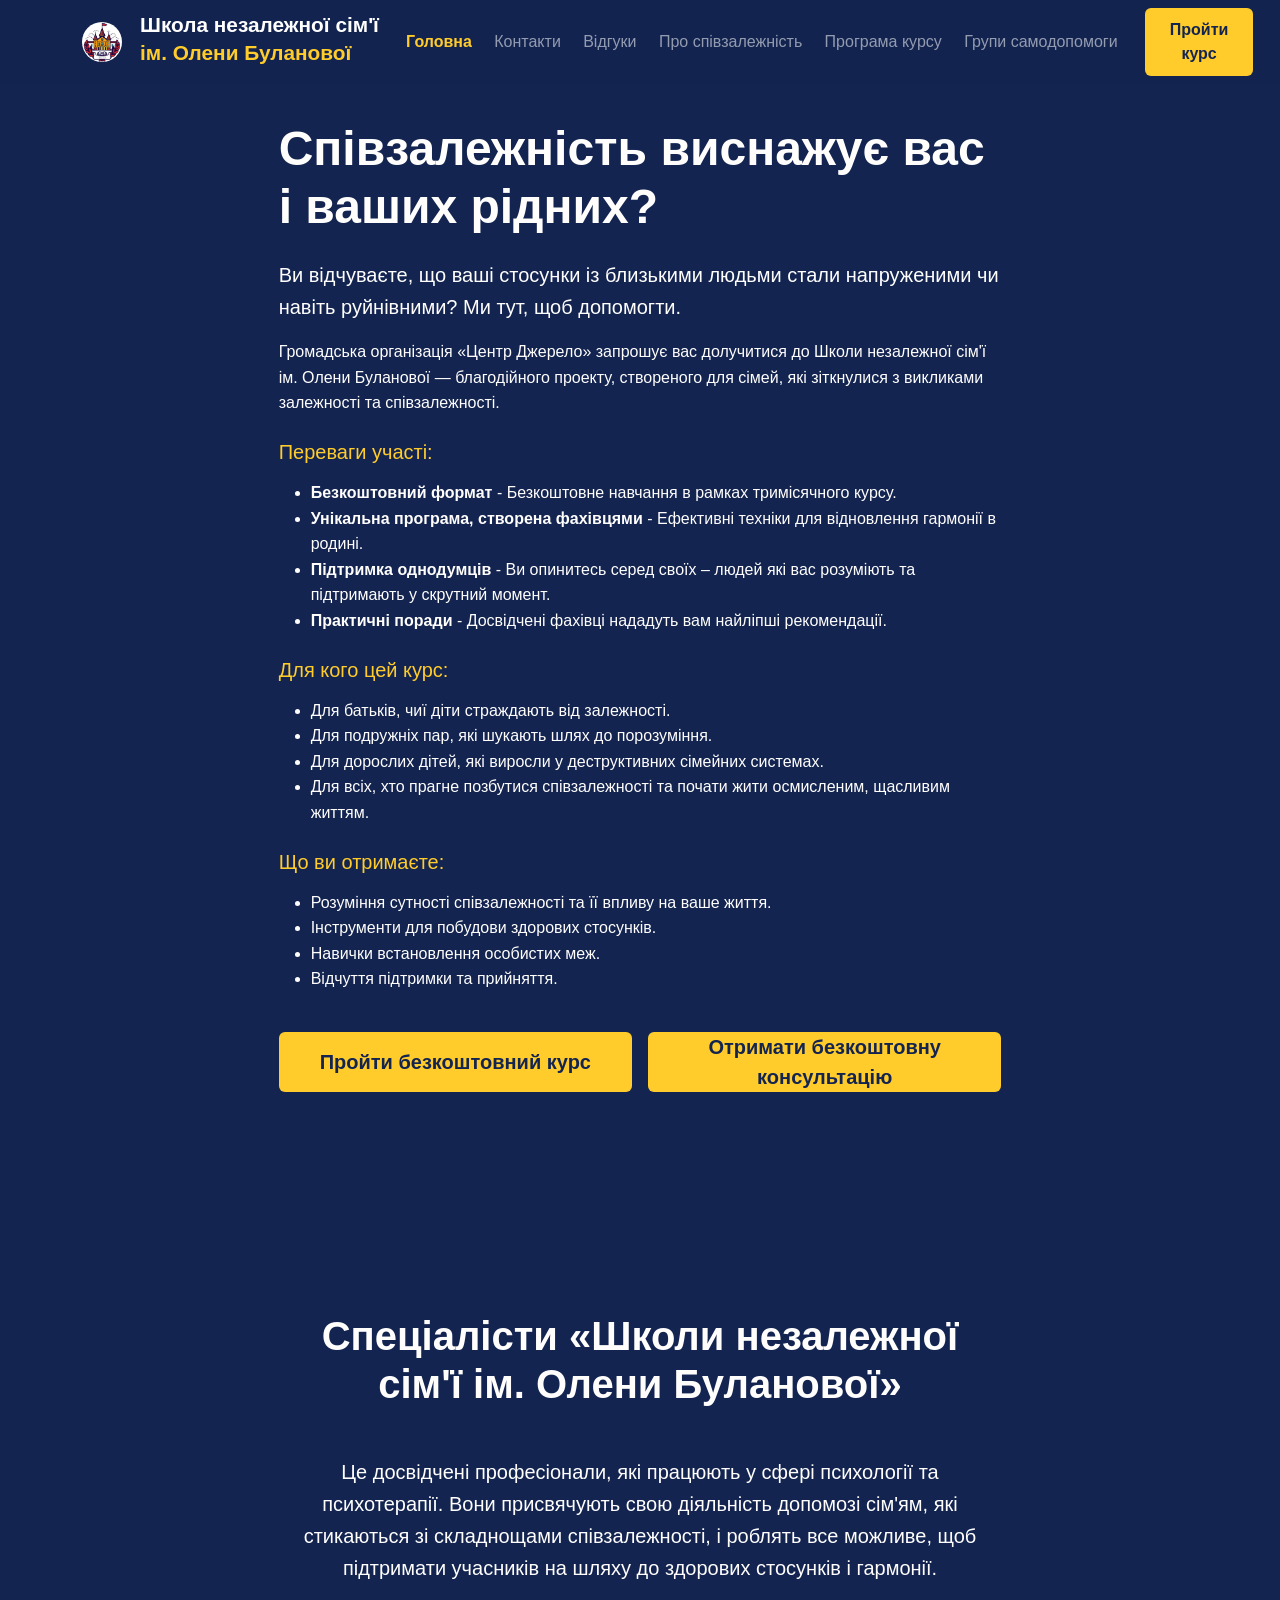
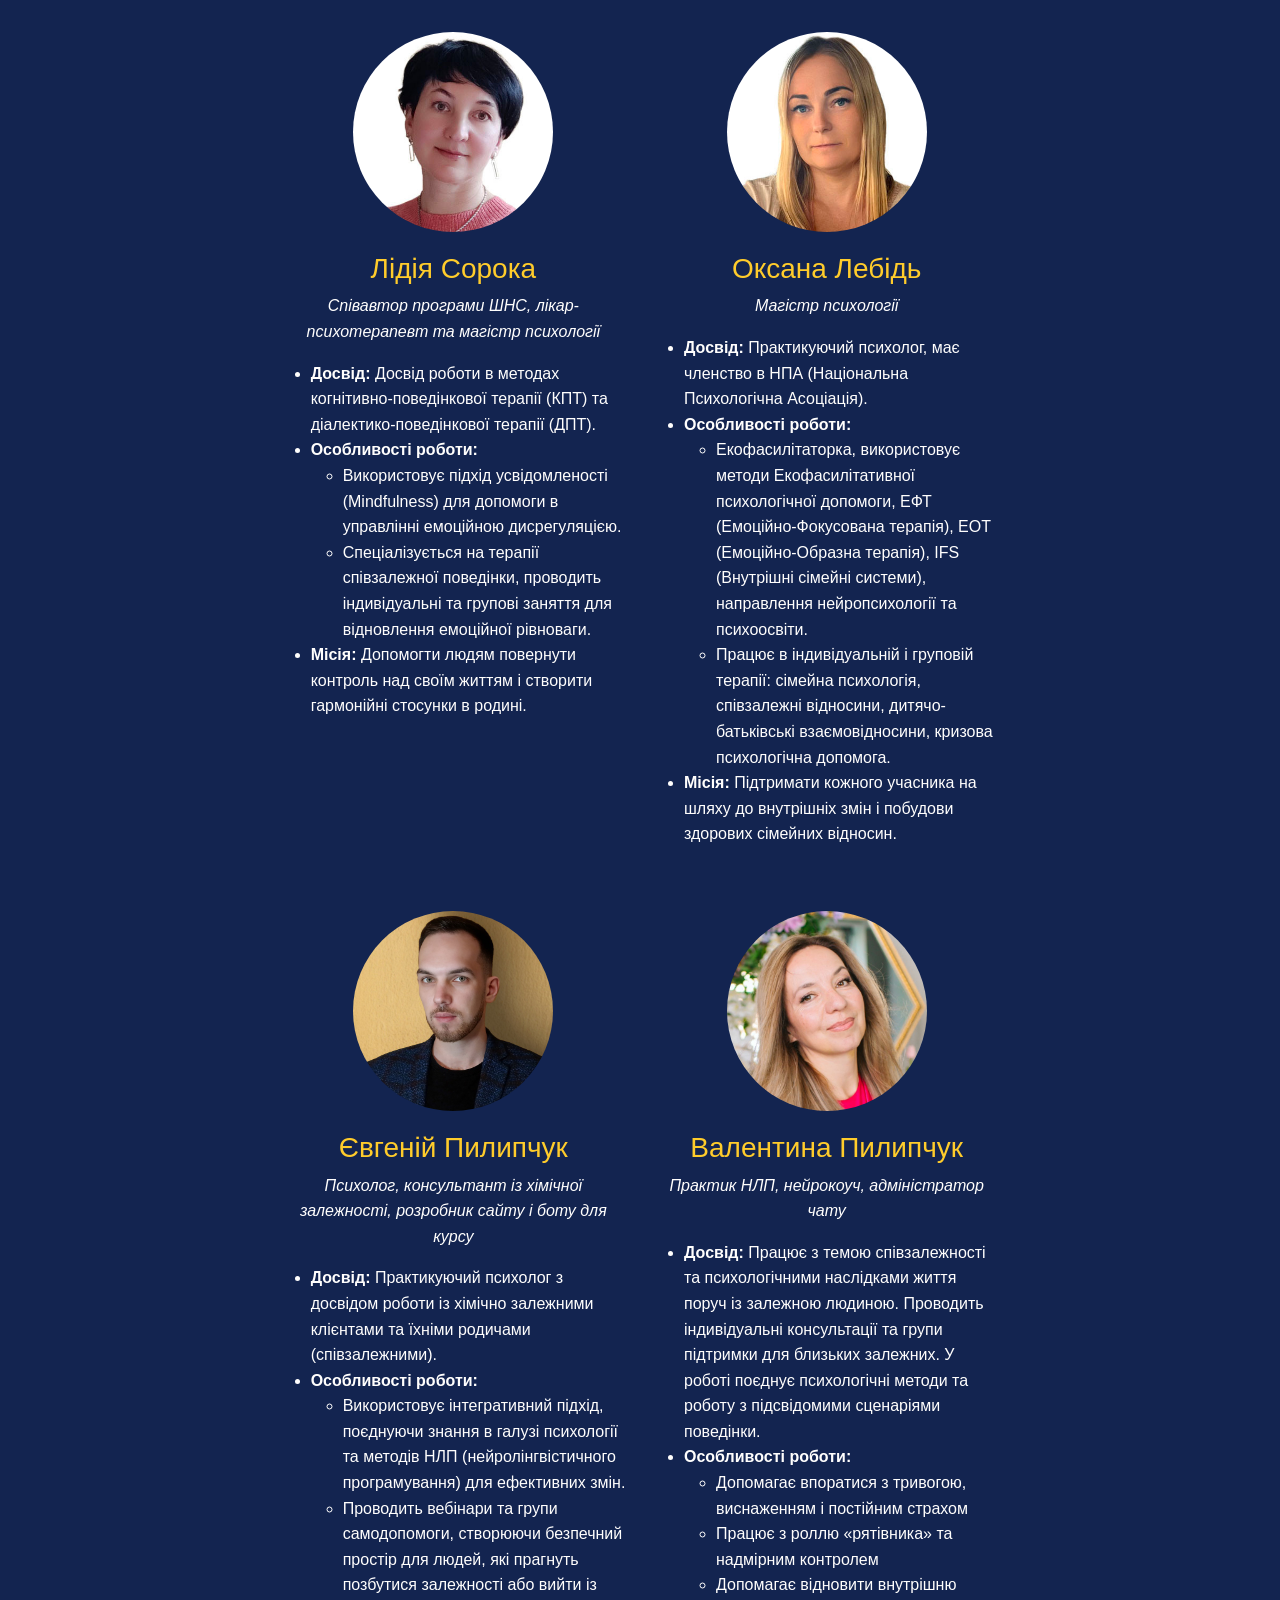
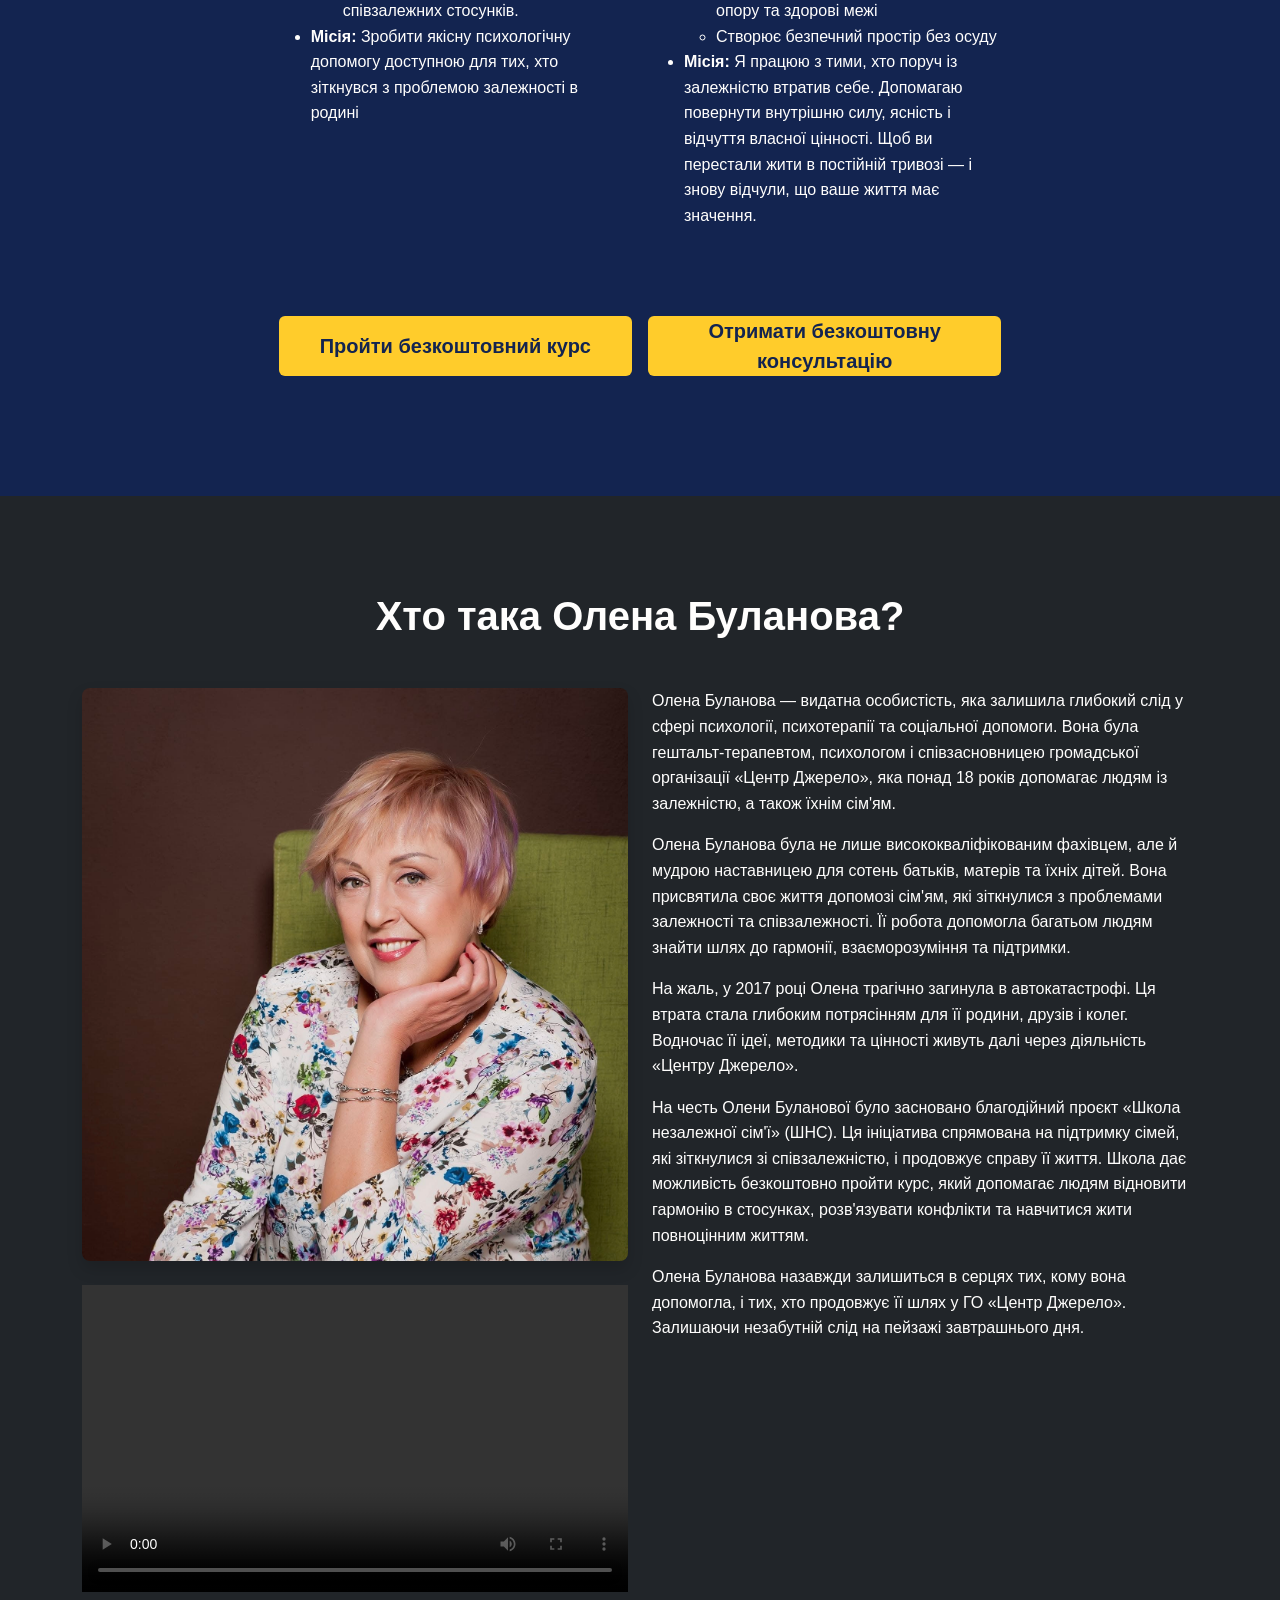
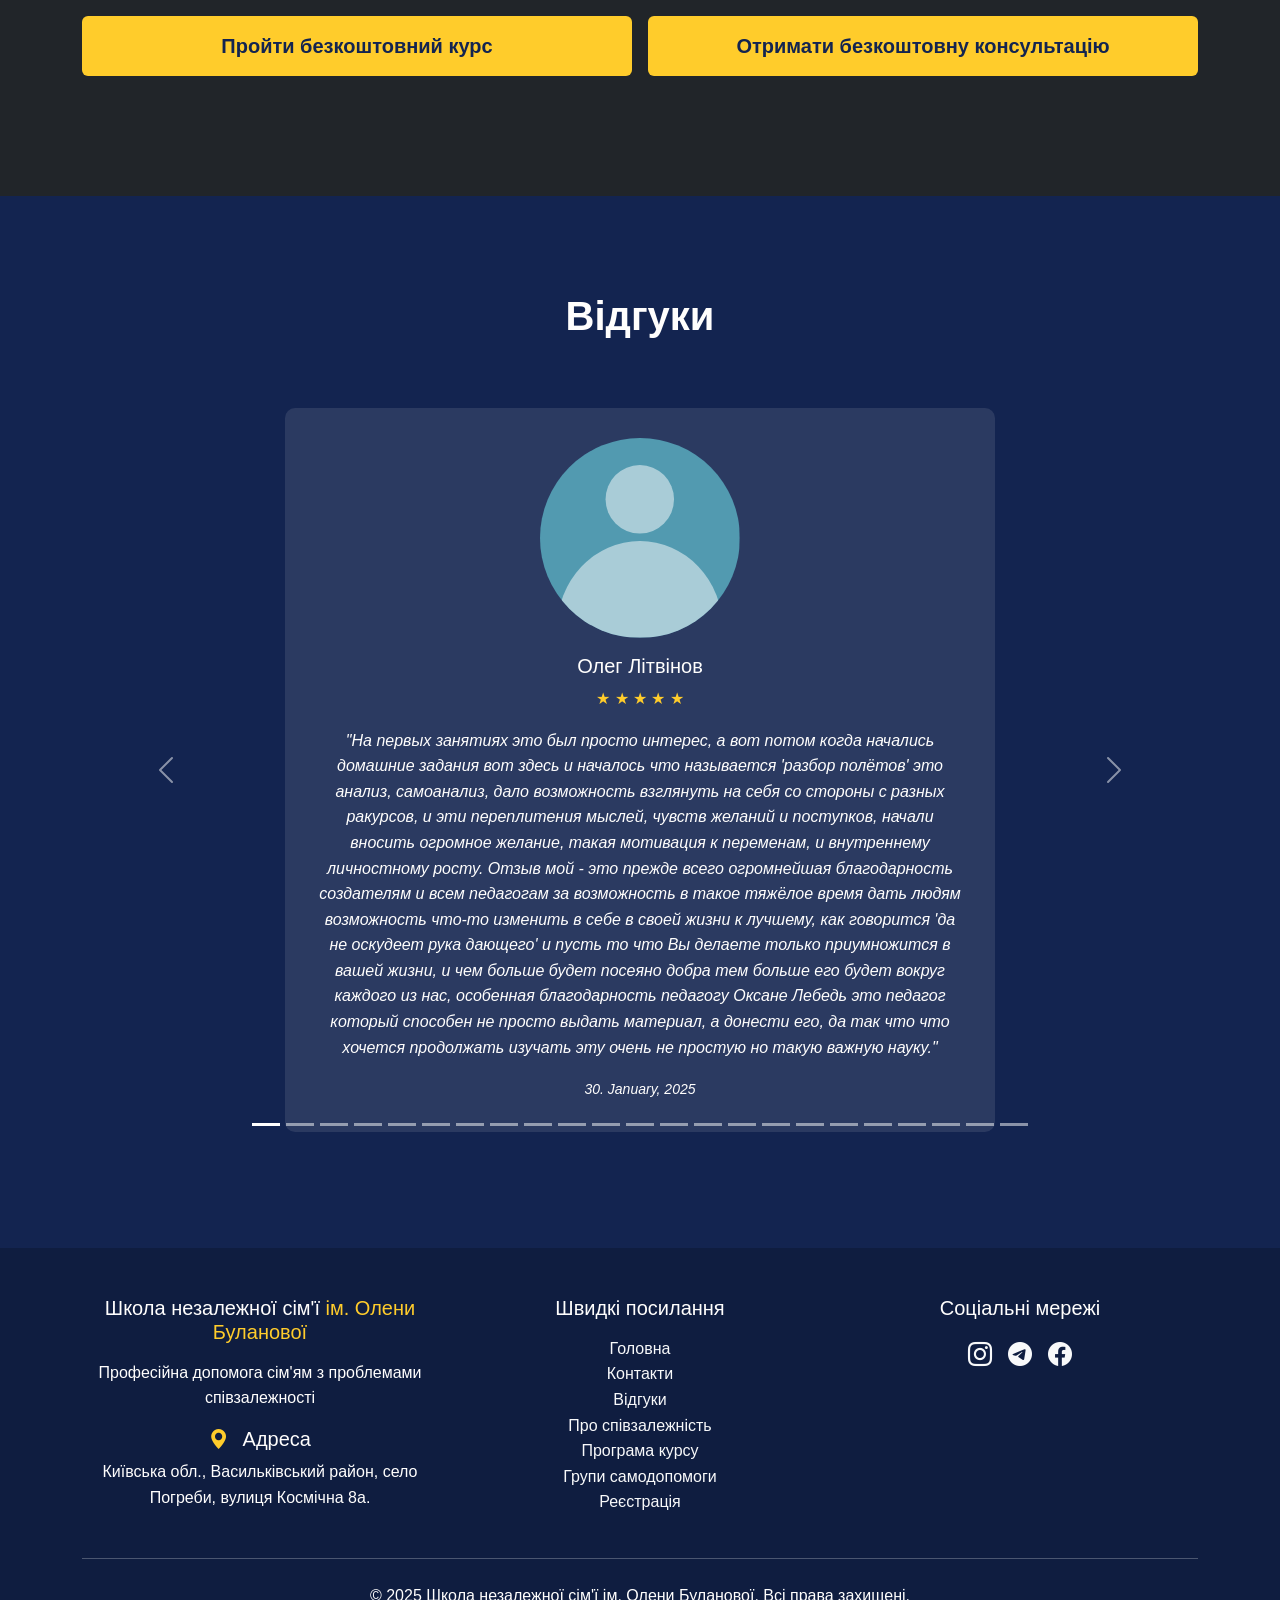
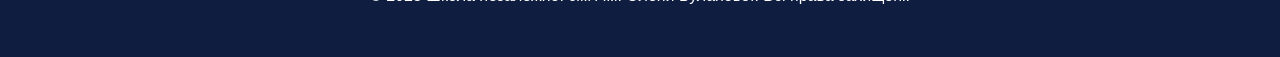
<file: index.html>
<!DOCTYPE html>
<html lang="uk">
<head>
    <meta charset="UTF-8">
    <meta name="viewport" content="width=device-width, initial-scale=1.0">
    <title>Школа незалежної сім'ї ім. Олени Буланової | Центр Джерело</title>
    <link href="https://cdn.jsdelivr.net/npm/bootstrap@5.3.0/dist/css/bootstrap.min.css" rel="stylesheet">
    <link rel="stylesheet" href="https://cdn.jsdelivr.net/npm/bootstrap-icons@1.10.0/font/bootstrap-icons.css">
    <link rel="stylesheet" href="css/stile.css">
    <link rel="stylesheet" href="https://cdnjs.cloudflare.com/ajax/libs/font-awesome/6.0.0/css/all.min.css">
            <!-- Иконки -->
<link rel="icon" href="icons/favicon.svg" type="image/svg+xml">
<link rel="apple-touch-icon" href="icons/apple-touch-icon.png" sizes="180x180">
<link rel="manifest" href="icons/site.webmanifest">
<!-- Meta Pixel Code -->
<script>
!function(f,b,e,v,n,t,s)
{if(f.fbq)return;n=f.fbq=function(){n.callMethod?
n.callMethod.apply(n,arguments):n.queue.push(arguments)};
if(!f._fbq)f._fbq=n;n.push=n;n.loaded=!0;n.version='2.0';
n.queue=[];t=b.createElement(e);t.async=!0;
t.src=v;s=b.getElementsByTagName(e)[0];
s.parentNode.insertBefore(t,s)}(window, document,'script',
'https://connect.facebook.net/en_US/fbevents.js');
fbq('init', '1282641980302588');
fbq('track', 'PageView');
</script>
<noscript><img height="1" width="1" style="display:none"
src="https://www.facebook.com/tr?id=1282641980302588&ev=PageView&noscript=1"
/></noscript>
<!-- End Meta Pixel Code -->
</head>
<body>

<!-- Навігаційна панель -->
<nav class="navbar navbar-expand-lg navbar-dark fixed-top">
    <div class="container" style="gap: 0;">
        <a class="navbar-brand d-flex align-items-center" href="index.html">
            <img src="img\logo.jpg" alt="Логотип" class="navbar-logo me-2">
            <div class="d-flex flex-column">
                <span class="brand-text lh-1">Школа незалежної сім'ї</span>
                <span class="accent-text brand-text">ім. Олени Буланової</span>
            </div>
        </a>
        <button class="navbar-toggler" type="button" data-bs-toggle="collapse" data-bs-target="#navbarNav">
            <span class="navbar-toggler-icon"></span>
        </button>
        <div class="collapse navbar-collapse" id="navbarNav">
            <ul class="navbar-nav ms-auto">
                <li class="nav-item">
                    <a class="nav-link active" href="index.html">Головна</a>
                </li>
                <li class="nav-item">
                    <a class="nav-link" href="index.html#contacts">Контакти</a>
                </li>
                 <li class="nav-item">
                    <a class="nav-link" href="index.html#reviews">Відгуки</a>
                </li>
                <li class="nav-item">
                    <a class="nav-link" href="about.html">Про співзалежність</a>
                </li>
                <li class="nav-item">
                    <a class="nav-link" href="prog.html">Програма курсу</a>
                </li>
                <li class="nav-item">
                    <a class="nav-link" href="grups.html">Групи самодопомоги</a>
                </li>
                <li class="nav-item ms-lg-3">
                    <a href="https://t.me/Bulanova_school_bot?start=kurs" class="btn btn-accent">Пройти курс</a>
                </li>
            </ul>
        </div>
    </div>
</nav>

    <!-- Герой секція -->
    <section class="hero-section" id="home">
        <div class="container col-lg-7">
            <div class="row align-items-center">
                <div >
                    <h1 class="display-5 fw-bold mb-4">Співзалежність виснажує вас і ваших рідних?</h1>
                    <p class="lead mb-3">Ви відчуваєте, що ваші стосунки із близькими людьми стали напруженими чи навіть руйнівними? Ми тут, щоб допомогти.</p>
                    <p class="mb-4">Громадська організація «Центр Джерело» запрошує вас долучитися до Школи незалежної сім'ї ім. Олени Буланової — благодійного проекту, створеного для сімей, які зіткнулися з викликами залежності та співзалежності.</p>
                    
                    <h5 class="accent-text mb-3">Переваги участі:</h5>
                    <ul class="mb-4">
                        <li><strong>Безкоштовний формат</strong> - Безкоштовне навчання в рамках тримісячного курсу.</li>
                        <li><strong>Унікальна програма, створена фахівцями</strong> - Ефективні техніки для відновлення гармонії в родині.</li>
                        <li><strong>Підтримка однодумців</strong> - Ви опинитесь серед своїх – людей які вас розуміють та підтримають у скрутний момент.</li>
                        <li><strong>Практичні поради</strong> - Досвідчені фахівці нададуть вам найліпші рекомендації.</li>
                    </ul>
                    
                    <h5 class="accent-text mb-3">Для кого цей курс:</h5>
                    <ul class="mb-4">
                        <li>Для батьків, чиї діти страждають від залежності.</li>
                        <li>Для подружніх пар, які шукають шлях до порозуміння.</li>
                        <li>Для дорослих дітей, які виросли у деструктивних сімейних системах.</li>
                        <li>Для всіх, хто прагне позбутися співзалежності та почати жити осмисленим, щасливим життям.</li>
                    </ul>
                    
                    <h5 class="accent-text mb-3">Що ви отримаєте:</h5>
                    <ul>
                        <li>Розуміння сутності співзалежності та її впливу на ваше життя.</li>
                        <li>Інструменти для побудови здорових стосунків.</li>
                        <li>Навички встановлення особистих меж.</li>
                        <li>Відчуття підтримки та прийняття.</li>
                    </ul>
                </div>
                
            </div>
            <!-- Блок з кнопками -->
<!-- Блок с кнопками -->
<!-- Блок с кнопками -->
<div class="button-grid my-4">
    <a href="https://t.me/Bulanova_school_bot?start=kurs" class="btn btn-accent px-4 py-2 fs-5 fw-bold cta-button">Пройти безкоштовний курс</a>
    <a href="https://t.me/Bulanova_school_bot?start=consult" class="btn btn-accent px-4 py-2 fs-5 fw-bold cta-button">Отримати безкоштовну консультацію</a>
</div>
        </div>
    </section>

    <!-- Спеціалісти -->
    <section class="py-5" id="specialists">
        <div class="container py-5 col-lg-7">
            <h1 class="text-center fw-bold mb-5 display-6">Спеціалісти «Школи незалежної сім'ї ім. Олени Буланової»</h1>
            <p class="text-center lead mb-5">Це досвідчені професіонали, які працюють у сфері психології та психотерапії. Вони присвячують свою діяльність допомозі сім'ям, які стикаються зі складнощами співзалежності, і роблять все можливе, щоб підтримати учасників на шляху до здорових стосунків і гармонії.</p>
            
            <div class="row">
                <div class="col-md-6 mb-5">
                    <div class="text-center">
                        <img src="img\Lidia.jpg" alt="Лідія Сорока" class="specialist-img">
                    </div>
                    <h3 class="text-center accent-text">Лідія Сорока</h3>
                    <p class="text-center fst-italic">Співавтор програми ШНС, лікар-психотерапевт та магістр психології</p>
                    
                    <ul>
                        <li><strong>Досвід:</strong> Досвід роботи в методах когнітивно-поведінкової терапії (КПТ) та діалектико-поведінкової терапії (ДПТ).</li>
                        <li><strong>Особливості роботи:</strong>
                            <ul>
                                <li>Використовує підхід усвідомленості (Mindfulness) для допомоги в управлінні емоційною дисрегуляцією.</li>
                                <li>Спеціалізується на терапії співзалежної поведінки, проводить індивідуальні та групові заняття для відновлення емоційної рівноваги.</li>
                            </ul>
                        </li>
                        <li><strong>Місія:</strong> Допомогти людям повернути контроль над своїм життям і створити гармонійні стосунки в родині.</li>
                    </ul>
                </div>
                
                <div class="col-md-6 mb-5">
                    <div class="text-center">
                        <img src="img\Oksana.jpg" alt="Оксана Лебідь" class="specialist-img">
                    </div>
                    <h3 class="text-center accent-text">Оксана Лебідь</h3>
                    <p class="text-center fst-italic">Магістр психології</p>
                    
                    <ul>
                        <li><strong>Досвід:</strong> Практикуючий психолог, має членство в НПА (Національна Психологічна Асоціація).</li>
                        <li><strong>Особливості роботи:</strong>
                            <ul>
                                <li>Екофасилітаторка, використовує методи Екофасилітативної психологічної допомоги, ЕФТ (Емоційно-Фокусована терапія), ЕОТ (Емоційно-Образна терапія), IFS (Внутрішні сімейні системи), направлення нейропсихології та психоосвіти.</li>
                                <li>Працює в індивідуальній і груповій терапії: сімейна психологія, співзалежні відносини, дитячо-батьківські взаємовідносини, кризова психологічна допомога.</li>
                            </ul>
                        </li>
                        <li><strong>Місія:</strong> Підтримати кожного учасника на шляху до внутрішніх змін і побудови здорових сімейних відносин.</li>
                    </ul>
                </div>
            </div>
                        <!-- Два новых специалиста (добавлено) -->
            <div class="row">
                <div class="col-md-6 mb-5">
                    <div class="text-center">
                    <div class="text-center">
                        <img src="img\Phil.jpg" alt="Євгеній Пилипчук" class="specialist-img">
                    </div>
                    </div>
                    <h3 class="text-center accent-text">Євгеній Пилипчук</h3>
                    <p class="text-center fst-italic">Психолог, консультант із хімічної залежності, розробник сайту і боту для курсу</p>
                    
                    <ul>
                        <li><strong>Досвід:</strong> Практикуючий психолог з досвідом роботи із хімічно залежними клієнтами та їхніми родичами (співзалежними).</li>
                        <li><strong>Особливості роботи:</strong>
                            <ul>
                                <li>Використовує інтегративний підхід, поєднуючи знання в галузі психології та методів НЛП (нейролінгвістичного програмування) для ефективних змін.</li>
                                <li>Проводить вебінари та групи самодопомоги, створюючи безпечний простір для людей, які прагнуть позбутися залежності або вийти із співзалежних стосунків.</li>
                            </ul>
                        </li>
                        <li><strong>Місія:</strong> Зробити якісну психологічну допомогу доступною для тих, хто зіткнувся з проблемою залежності в родині</li>
                    </ul>
                </div>
                
                <div class="col-md-6 mb-5">
                    <div class="text-center">
                    <div class="text-center">
                        <img src="img\Valentina.jpg" alt="Валентина Пилипчук" class="specialist-img">
                    </div>
                    </div>
                    <h3 class="text-center accent-text">Валентина Пилипчук</h3>
                    <p class="text-center fst-italic">Практик НЛП, нейрокоуч, адміністратор чату </p>
                    
                    <ul>
                        <li><strong>Досвід:</strong> Працює з темою співзалежності та психологічними наслідками життя поруч із залежною людиною.
Проводить індивідуальні консультації та групи підтримки для близьких залежних.
У роботі поєднує психологічні методи та роботу з підсвідомими сценаріями поведінки.</li>
                        <li><strong>Особливості роботи:</strong>
                            <ul>
                                <li>Допомагає впоратися з тривогою, виснаженням і постійним страхом</li>
                                <li>Працює з роллю «рятівника» та надмірним контролем</li>
                                <li>Допомагає відновити внутрішню опору та здорові межі</li>
                                <li>Створює безпечний простір без осуду</li>
                            </ul>
                        </li>
                        <li><strong>Місія:</strong> Я працюю з тими, хто поруч із залежністю втратив себе. Допомагаю повернути внутрішню силу, ясність і відчуття власної цінності.
Щоб ви перестали жити в постійній тривозі — і знову відчули, що ваше життя має значення.</li>
                    </ul>
                </div>
            </div>
            <div class="button-grid my-4">
    <a href="https://t.me/Bulanova_school_bot?start=kurs" class="btn btn-accent px-4 py-2 fs-5 fw-bold cta-button">Пройти безкоштовний курс</a>
    <a href="https://t.me/Bulanova_school_bot?start=consult" class="btn btn-accent px-4 py-2 fs-5 fw-bold cta-button">Отримати безкоштовну консультацію</a>
</div>
        </div>
        
    </section>

    <!-- Олена Буланова -->
    <section class="py-5 bg-dark" id="olena-bulanova">
        <div class="container py-5">
            <h1 class="text-center fw-bold mb-5">Хто така Олена Буланова?</h1>
            
            <div class="row">
                <div class="col-md-6">
                    <img src="img\Elena.jpg" alt="Олена Буланова" class="img-fluid rounded-3 shadow mb-4">
                    
                    <div class="ratio ratio-16x9">
                        <video controls title="Відео про Олену Буланову" >
                            <source src="img/Video.mp4" type="video/mp4">
                            Ваш браузер не підтримує відео тег.
                        </video>
                    </div>
                </div>
                <div class="col-md-6">
                    <p>Олена Буланова — видатна особистість, яка залишила глибокий слід у сфері психології, психотерапії та соціальної допомоги. Вона була гештальт-терапевтом, психологом і співзасновницею громадської організації «Центр Джерело», яка понад 18 років допомагає людям із залежністю, а також їхнім сім'ям.</p>
                    
                    <p>Олена Буланова була не лише висококваліфікованим фахівцем, але й мудрою наставницею для сотень батьків, матерів та їхніх дітей. Вона присвятила своє життя допомозі сім'ям, які зіткнулися з проблемами залежності та співзалежності. Її робота допомогла багатьом людям знайти шлях до гармонії, взаєморозуміння та підтримки.</p>
                    
                    <p>На жаль, у 2017 році Олена трагічно загинула в автокатастрофі. Ця втрата стала глибоким потрясінням для її родини, друзів і колег. Водночас її ідеї, методики та цінності живуть далі через діяльність «Центру Джерело».</p>
                    
                    <p>На честь Олени Буланової було засновано благодійний проєкт «Школа незалежної сім'ї» (ШНС). Ця ініціатива спрямована на підтримку сімей, які зіткнулися зі співзалежністю, і продовжує справу її життя. Школа дає можливість безкоштовно пройти курс, який допомагає людям відновити гармонію в стосунках, розв'язувати конфлікти та навчитися жити повноцінним життям.</p>
                    
                    <p>Олена Буланова назавжди залишиться в серцях тих, кому вона допомогла, і тих, хто продовжує її шлях у ГО «Центр Джерело». Залишаючи незабутній слід на пейзажі завтрашнього дня.</p>
                </div>
            </div>
            <div class="button-grid my-4">
    <a href="https://t.me/Bulanova_school_bot?start=kurs" class="btn btn-accent px-4 py-2 fs-5 fw-bold cta-button">Пройти безкоштовний курс</a>
    <a href="https://t.me/Bulanova_school_bot?start=consult" class="btn btn-accent px-4 py-2 fs-5 fw-bold cta-button">Отримати безкоштовну консультацію</a>
</div>
        </div>
    </section>

    <!-- Відгуки -->
    <section class="testimonial-carousel py-5" id="reviews">
        <div class="container py-5">
            <h1 class="text-center fw-bold mb-5">Відгуки</h1>
            
            <div id="testimonialCarousel" class="carousel slide" data-bs-ride="carousel">
                <div class="carousel-indicators">
                    <button type="button" data-bs-target="#testimonialCarousel" data-bs-slide-to="0" class="active"></button>
                    <button type="button" data-bs-target="#testimonialCarousel" data-bs-slide-to="1"></button>
                    <button type="button" data-bs-target="#testimonialCarousel" data-bs-slide-to="2"></button>
                    <button type="button" data-bs-target="#testimonialCarousel" data-bs-slide-to="3"></button>
                    <button type="button" data-bs-target="#testimonialCarousel" data-bs-slide-to="4"></button>
                    <button type="button" data-bs-target="#testimonialCarousel" data-bs-slide-to="5"></button>
                    <button type="button" data-bs-target="#testimonialCarousel" data-bs-slide-to="6"></button>
                    <button type="button" data-bs-target="#testimonialCarousel" data-bs-slide-to="7"></button>
                    <button type="button" data-bs-target="#testimonialCarousel" data-bs-slide-to="8"></button>
                    <button type="button" data-bs-target="#testimonialCarousel" data-bs-slide-to="9"></button>
                    <button type="button" data-bs-target="#testimonialCarousel" data-bs-slide-to="10"></button>
                    <button type="button" data-bs-target="#testimonialCarousel" data-bs-slide-to="11"></button>
                    <button type="button" data-bs-target="#testimonialCarousel" data-bs-slide-to="12"></button>
                    <button type="button" data-bs-target="#testimonialCarousel" data-bs-slide-to="13"></button>
                    <button type="button" data-bs-target="#testimonialCarousel" data-bs-slide-to="14"></button>
                    <button type="button" data-bs-target="#testimonialCarousel" data-bs-slide-to="15"></button>
                    <button type="button" data-bs-target="#testimonialCarousel" data-bs-slide-to="16"></button>
                    <button type="button" data-bs-target="#testimonialCarousel" data-bs-slide-to="17"></button>
                    <button type="button" data-bs-target="#testimonialCarousel" data-bs-slide-to="18"></button>
                    <button type="button" data-bs-target="#testimonialCarousel" data-bs-slide-to="19"></button>
                    <button type="button" data-bs-target="#testimonialCarousel" data-bs-slide-to="20"></button>
                    <button type="button" data-bs-target="#testimonialCarousel" data-bs-slide-to="21"></button>
                    <button type="button" data-bs-target="#testimonialCarousel" data-bs-slide-to="22"></button>

                </div>
                <div class="carousel-inner">
                    <!-- Отзыв 1 - Олег Літвінов -->
                    <div class="carousel-item active">
                        <div class="row justify-content-center">
                            <div class="col-lg-8">
                                <div class="testimonial-card">
                                    <div class="text-center">
                                        <img src="img/noprofile.svg" alt="Клієнт" class="specialist-img mb-3">
                                        <h5>Олег Літвінов</h5>
                                        <div class="accent-text mb-3">★ ★ ★ ★ ★</div>
                                    </div>
                                    <p class="text-center fst-italic">"На первых занятиях это был просто интерес, а вот потом когда начались домашние задания вот здесь и началось что называется 'разбор полётов' это анализ, самоанализ, дало возможность взглянуть на себя со стороны с разных ракурсов, и эти переплитения мыслей, чувств желаний и поступков, начали вносить огромное желание, такая мотивация к переменам, и внутреннему личностному росту. Отзыв мой - это прежде всего огромнейшая благодарность создателям и всем педагогам за возможность в такое тяжёлое время дать людям возможность что-то изменить в себе в своей жизни к лучшему, как говорится 'да не оскудеет рука дающего' и пусть то что Вы делаете только приумножится в вашей жизни, и чем больше будет посеяно добра тем больше его будет вокруг каждого из нас, особенная благодарность педагогу Оксане Лебедь это педагог который способен не просто выдать материал, а донести его, да так что что хочется продолжать изучать эту очень не простую но такую важную науку."</p>
                                    <div class="text-center mt-3">
                                        <small class="fst-italic">30. January, 2025</small>
                                    </div>
                                </div>
                            </div>
                        </div>
                    </div>
                    
                    <!-- Отзыв 2 - Оксана Тезик -->
                    <div class="carousel-item">
                        <div class="row justify-content-center">
                            <div class="col-lg-8">
                                <div class="testimonial-card">
                                    <div class="text-center">
                                        <img src="img/noprofile.svg" alt="Клієнт" class="specialist-img mb-3">
                                        <h5>Оксана Тезик</h5>
                                        <div class="accent-text mb-3">★ ★ ★ ★ ★</div>
                                    </div>
                                    <p class="text-center fst-italic">"Якщо життя перетворилось на пекло, хоча зі сторони це мабуть не очевидно, потрібні знання та люди, які знають що так буває і знають що з цим пеклом робити. Крок за кроком, день за днем ти рухаєшся у щасливе майбутнє, пізнаючи себе та оточуючих. Ти отримуєш інструменти, які допомагають тобі будувати нове життя, життя без болю та страждань."</p>
                                    <div class="text-center mt-3">
                                        <small class="fst-italic">30. January, 2025</small>
                                    </div>
                                </div>
                            </div>
                        </div>
                    </div>
                    
                    <!-- Отзыв 3 - Поліщук Людмила -->
                    <div class="carousel-item">
                        <div class="row justify-content-center">
                            <div class="col-lg-8">
                                <div class="testimonial-card">
                                    <div class="text-center">
                                        <img src="img/noprofile.svg" alt="Клієнт" class="specialist-img mb-3">
                                        <h5>Поліщук Людмила</h5>
                                        <div class="accent-text mb-3">★ ★ ★ ★ ★</div>
                                    </div>
                                    <p class="text-center fst-italic">"Зміни, так: у мене з'явилось більше позитивних думок, я стала більш спокійно сприймати різних людей та їх вчинки, стала менше витрачати свій ресурс на те, що від мене не залежить, навчилася формувати ресурсний день і вірно його використовувати, ще раз звернула увагу на планування та досягнення. Дякую команді ШНС за цінний досвід та знання!"</p>
                                    <div class="text-center mt-3">
                                        <small class="fst-italic">30. January, 2025</small>
                                    </div>
                                </div>
                            </div>
                        </div>
                    </div>
                    
                    <!-- Отзыв 4 - Клавдія Василюк -->
                    <div class="carousel-item">
                        <div class="row justify-content-center">
                            <div class="col-lg-8">
                                <div class="testimonial-card">
                                    <div class="text-center">
                                        <img src="img/noprofile.svg" alt="Клієнт" class="specialist-img mb-3">
                                        <h5>Клавдія Василюк</h5>
                                        <div class="accent-text mb-3">★ ★ ★ ★ ★</div>
                                    </div>
                                    <p class="text-center fst-italic">"Відчула зміни у своєму житті у своїй поведінці. Але на мою думку мені ще потрібно багато працювати над своїми неконтрольованими думками і пасивною поведінкою. Боязню помилятися, образити когось, або виконати роботу не на відмінно. Дякую, мені всі завдання сподобалися. Вебінари, лекції і весь матеріал повчальний. Все дуже добре. Пропозиція, більше часу на виконання об'ємних завдань. Щиро дякую всім!"</p>
                                    <div class="text-center mt-3">
                                        <small class="fst-italic">30. January, 2025</small>
                                    </div>
                                </div>
                            </div>
                        </div>
                    </div>
<!-- Отзыв 5 - Алла Сучкова -->
                    <div class="carousel-item">
                        <div class="row justify-content-center">
                            <div class="col-lg-8">
                                <div class="testimonial-card">
                                    <div class="text-center">
                                        <img src="img/noprofile.svg" alt="Клієнт" class="specialist-img mb-3">
                                        <h5>Алла Сучкова</h5>
                                        <div class="accent-text mb-3">★ ★ ★ ★ ★</div>
                                    </div>
                                    <p class="text-center fst-italic">"После обучения в ШНС я наблюдаю измения в своём поведении, могу сказать 'нет', не бежать на помощь при первом взгляде, своё эммоциональное состояние могу отслеживать в разговорах и менять направление/ человеку не стану что то доказывать/. Благодарю команду ШНС за работу. Для меня более доступно живое общение, т.е.в виде вебинаров, желательно что бы их было побольше."</p>
                                    <div class="text-center mt-3">
                                        <small class="fst-italic">30. January, 2025</small>
                                    </div>
                                </div>
                            </div>
                        </div>
                    </div>

                    <!-- Отзыв 6 - Алла Даніліна -->
                    <div class="carousel-item">
                        <div class="row justify-content-center">
                            <div class="col-lg-8">
                                <div class="testimonial-card">
                                    <div class="text-center">
                                        <img src="img/noprofile.svg" alt="Клієнт" class="specialist-img mb-3">
                                        <h5>Алла Даніліна</h5>
                                        <div class="accent-text mb-3">★ ★ ★ ★ ★</div>
                                    </div>
                                    <p class="text-center fst-italic">"Я стала більш спокійною. Стала частіше зупинятись і аналізувати всі обставини. Стала менш реагувати на думки інших. Намагаюсь полюбити себе."</p>
                                    <div class="text-center mt-3">
                                        <small class="fst-italic">30. January, 2025</small>
                                    </div>
                                </div>
                            </div>
                        </div>
                    </div>

                    <!-- Отзыв 7 - Шестакова Світлана -->
                    <div class="carousel-item">
                        <div class="row justify-content-center">
                            <div class="col-lg-8">
                                <div class="testimonial-card">
                                    <div class="text-center">
                                        <img src="img/noprofile.svg" alt="Клієнт" class="specialist-img mb-3">
                                        <h5>Шестакова Світлана</h5>
                                        <div class="accent-text mb-3">★ ★ ★ ★ ★</div>
                                    </div>
                                    <p class="text-center fst-italic">"ШКОЛА МЕНІ ПОДОБАЄТЬСЯ. Маю в планах, якщо буде можливість пройти ще раз цей курс., щоб закріпити здобуті навички в процесі навчання. Сподобалось все. Проходжу школу третій раз і кожного наступного разу школа розвивається, стає цікавішою, подається все більше матеріалу для саморозвитку. Дякую адміністрації і тренерам курсу за проведену роботу. Дякую слухачам Школи за відверті відповіді."</p>
                                    <div class="text-center mt-3">
                                        <small class="fst-italic">30. January, 2025</small>
                                    </div>
                                </div>
                            </div>
                        </div>
                    </div>

                    <!-- Отзыв 8 - Карпишина Жанна -->
                    <div class="carousel-item">
                        <div class="row justify-content-center">
                            <div class="col-lg-8">
                                <div class="testimonial-card">
                                    <div class="text-center">
                                        <img src="img/noprofile.svg" alt="Клієнт" class="specialist-img mb-3">
                                        <h5>Карпишина Жанна</h5>
                                        <div class="accent-text mb-3">★ ★ ★ ★ ★</div>
                                    </div>
                                    <p class="text-center fst-italic">"Навчання в школі для мене було не легким через брак часу, але я дуже задоволена що пройшла курс до кінця. Зміни звичайно відбулися, пройшло переосмислення своєї поведінки, своїх вчинків, прийняття залежності сина."</p>
                                    <div class="text-center mt-3">
                                        <small class="fst-italic">30. January, 2025</small>
                                    </div>
                                </div>
                            </div>
                        </div>
                    </div>

                    <!-- Отзыв 9 - Олена Горячева -->
                    <div class="carousel-item">
                        <div class="row justify-content-center">
                            <div class="col-lg-8">
                                <div class="testimonial-card">
                                    <div class="text-center">
                                        <img src="img/noprofile.svg" alt="Клієнт" class="specialist-img mb-3">
                                        <h5>Олена Горячева</h5>
                                        <div class="accent-text mb-3">★ ★ ★ ★ ★</div>
                                    </div>
                                    <p class="text-center fst-italic">"Я відчула, що після вже другого курсу почала, нарешті, витягувати з себе співзалежну. Процес ще не закінчений, але запущений і це круто! Зовнішній контроль перенесла всередину себе. Тепер спостерігаю за собою. Від цього більше користі і розуміння себе."</p>
                                    <div class="text-center mt-3">
                                        <small class="fst-italic">30. January, 2025</small>
                                    </div>
                                </div>
                            </div>
                        </div>
                    </div>

                    <!-- Отзыв 10 - Вікторія Мілінтєєва -->
                    <div class="carousel-item">
                        <div class="row justify-content-center">
                            <div class="col-lg-8">
                                <div class="testimonial-card">
                                    <div class="text-center">
                                        <img src="img/noprofile.svg" alt="Клієнт" class="specialist-img mb-3">
                                        <h5>Вікторія Мілінтєєва</h5>
                                        <div class="accent-text mb-3">★ ★ ★ ★ ★</div>
                                    </div>
                                    <p class="text-center fst-italic">"Навчання в Школі незалежної сім'ї стало для мене важливим етапом у пізнанні себе та зміні ставлення до життя. Завдяки підтримці, новим знанням та практикам я відчула власні зміни. Школа дала мені можливість подивитися на себе, свої почуття та життя під новим кутом. Я почала розуміти власні емоції та потреби. Я намагаюся відстоювати свої кордони, висловлювати думки без страху образити інших. Такі навички спілкування допомагають мені будувати чесні стосунки з оточенням. Завдяки знанням і практичним вправам я намагаюсь знаходити баланс між роботою, особистими потребами та стосунками. Моє життя стало більш структурованим і наповненим. Я почала більше цінувати прості моменти та зазирати в майбутнє з оптимізмом. Школа незалежної сім'ї — це місце, де можна отримати підтримку, нові знання, глибше пізнати себе та здобути інструменти для створення кращого життя. Рекомендую кожному, хто шукає зміни та прагне відкрити внутрішній ресурс."</p>
                                    <div class="text-center mt-3">
                                        <small class="fst-italic">30. January, 2025</small>
                                    </div>
                                </div>
                            </div>
                        </div>
                    </div>

                    <!-- Отзыв 11 - Марина Ковтуненко -->
                    <div class="carousel-item">
                        <div class="row justify-content-center">
                            <div class="col-lg-8">
                                <div class="testimonial-card">
                                    <div class="text-center">
                                        <img src="img/noprofile.svg" alt="Клієнт" class="specialist-img mb-3">
                                        <h5>Марина Ковтуненко</h5>
                                        <div class="accent-text mb-3">★ ★ ★ ★ ★</div>
                                    </div>
                                    <p class="text-center fst-italic">"Благодарю ШКОЛУ НЕЗАВИСИМОЙ СЕМЬИ, за то что помогла увидеть со стороны качество моей жизни, своё поведение с родными и окружающими, своё отношение ко всему и вся. Например: там где я считала, что права,оказалась совсем не права; там где думала, что должна, оказалось это не моя ответственность; что считала благим делом, оказалось медвежьей услугой и т.д. Благодаря школе, моя жизнь стала легче и прекраснее. Урегулировались отношения с родными близкими и окружающими людьми. Я увидела выход и бег по кругу прекратился! Качество жизни значительно улучшилось, дышать стало легче и приятнее. Появилась внутренняя свобода и уверенность. Всё ненужное отбросилось, появилась любовь и уважение к себе и окружающим. ЭТО КРУТО!🔥💪👍❤️🥰 Спасибо🙏"</p>
                                    <div class="text-center mt-3">
                                        <small class="fst-italic">30. January, 2025</small>
                                    </div>
                                </div>
                            </div>
                        </div>
                    </div>

                    <!-- Отзыв 12 - Процко Артем Сергійович -->
                    <div class="carousel-item">
                        <div class="row justify-content-center">
                            <div class="col-lg-8">
                                <div class="testimonial-card">
                                    <div class="text-center">
                                        <img src="img/noprofile.svg" alt="Клієнт" class="specialist-img mb-3">
                                        <h5>Процко Артем Сергійович</h5>
                                        <div class="accent-text mb-3">★ ★ ★ ★ ★</div>
                                    </div>
                                    <p class="text-center fst-italic">"У своєму стані – можу відстежувати прояви залежності з різними людьми і різних формах. У своїй поведінці – Так. В мене швидко формується співзалежнісь у відносинах з людьми. Тепер я маю змогу це контролювати."</p>
                                    <div class="text-center mt-3">
                                        <small class="fst-italic">30. January, 2025</small>
                                    </div>
                                </div>
                            </div>
                        </div>
                    </div>

                    <!-- Отзыв 13 - Базилевич Дмитро -->
                    <div class="carousel-item">
                        <div class="row justify-content-center">
                            <div class="col-lg-8">
                                <div class="testimonial-card">
                                    <div class="text-center">
                                        <img src="img/noprofile.svg" alt="Клієнт" class="specialist-img mb-3">
                                        <h5>Базилевич Дмитро</h5>
                                        <div class="accent-text mb-3">★ ★ ★ ★ ★</div>
                                    </div>
                                    <p class="text-center fst-italic">"Завдяки цій школі я став більш впевненим в собі, спокійним, з прийняттям спілкуюся з рідними, розібрався чого хочу, а чого ні і можу про це відверто казати. Розірвав співзалежні відносини. Намагаюся будувати здорові відносини з дівчиною, спілкуюся з сином без страху. Дуже вдячний цій школі, викладачам, людям які навчалися зі мною, підтримували та давали конструктивний зворотній зв'язок. Оксані за чудові вебінари та живе спілкування…. За досвід, нові знання та можливість стати трохи краще!)"</p>
                                    <div class="text-center mt-3">
                                        <small class="fst-italic">30. January, 2025</small>
                                    </div>
                                </div>
                            </div>
                        </div>
                    </div>

                    <!-- Отзыв 14 - Ганна Школьна -->
                    <div class="carousel-item">
                        <div class="row justify-content-center">
                            <div class="col-lg-8">
                                <div class="testimonial-card">
                                    <div class="text-center">
                                        <img src="img/noprofile.svg" alt="Клієнт" class="specialist-img mb-3">
                                        <h5>Ганна Школьна</h5>
                                        <div class="accent-text mb-3">★ ★ ★ ★ ★</div>
                                    </div>
                                    <p class="text-center fst-italic">"Я прохожу школу уже второй раз. Это дало мне возможность ещё тщательнее разобраться в себе, ещё больше полюбить себя и принять свою неидеальность. Я изменилась. Изменилось мое поведение. Я стала увереннее в себе. Я научилась говорить 'нет' и это многим не понравилось. Ведь я перестала быть удобной. Недавно коллега сказал, что у меня изменился характер. Я ответила, что не надо путать мой характер с моим поведением. Мой характер – это я, а моё поведение – это последствия их действий. Я благодарна ШНС, всем кто помогает нам стать лучшей версией себя! Особая благодарность за вебинары!"</p>
                                    <div class="text-center mt-3">
                                        <small class="fst-italic">30. January, 2025</small>
                                    </div>
                                </div>
                            </div>
                        </div>
                    </div>

                    <!-- Отзыв 15 - Ірина Унгуряну -->
                    <div class="carousel-item">
                        <div class="row justify-content-center">
                            <div class="col-lg-8">
                                <div class="testimonial-card">
                                    <div class="text-center">
                                        <img src="img\v15.jpg" alt="Клієнт" class="specialist-img mb-3">
                                        <h5>Ірина Унгуряну</h5>
                                        <div class="accent-text mb-3">★ ★ ★ ★ ★</div>
                                    </div>
                                    <p class="text-center fst-italic">"Да я ощущаю изменения в своих поступках поведении начинаю контролировать больше свои эмоции отслеживать свои негативные мысли как они меняют меня научилась избавляться от них и держать в мыслях только позитив. Спасибо за полученные знания! Всё было очень понятно и доступно.Огромная благодарность Руководителям и Создателям Школы Независимой Семьи.Эта школа даёт возможность изменить себя и свою жизнь."</p>
                                    <div class="text-center mt-3">
                                        <small class="fst-italic">29. January, 2025</small>
                                    </div>
                                </div>
                            </div>
                        </div>
                    </div>

                    <!-- Отзыв 16 - Іванова Анна -->
                    <div class="carousel-item">
                        <div class="row justify-content-center">
                            <div class="col-lg-8">
                                <div class="testimonial-card">
                                    <div class="text-center">
                                        <img src="img\v16.jpg" alt="Клієнт" class="specialist-img mb-3">
                                        <h5>Іванова Анна</h5>
                                        <div class="accent-text mb-3">★ ★ ★ ★ ★</div>
                                    </div>
                                    <p class="text-center fst-italic">"Мені сподобалась школа ти що все пояснювали як дітям. Дуже гарний зворотній зв'язок. Дякую вам за таку роботу. Зернятко покладено, а далі все в моїх руках."</p>
                                    <div class="text-center mt-3">
                                        <small class="fst-italic">29. January, 2025</small>
                                    </div>
                                </div>
                            </div>
                        </div>
                    </div>

                    <!-- Отзыв 17 - Кирило Удругов -->
                    <div class="carousel-item">
                        <div class="row justify-content-center">
                            <div class="col-lg-8">
                                <div class="testimonial-card">
                                    <div class="text-center">
                                        <img src="img\v18.jpg" alt="Клієнт" class="specialist-img mb-3">
                                        <h5>Кирило Удругов</h5>
                                        <div class="accent-text mb-3">★ ★ ★ ★ ★</div>
                                    </div>
                                    <p class="text-center fst-italic">"Мої найкращі рекомендації вашій справі. Дуже приємно вражений професійністю та системою подачі матеріалу. Велика подяка за підтримку та цінні знання!"</p>
                                    <div class="text-center mt-3">
                                        <small class="fst-italic">29. January, 2025</small>
                                    </div>
                                </div>
                            </div>
                        </div>
                    </div>

                    <!-- Отзыв 18 - Yanina Huliienko -->
                    <div class="carousel-item">
                        <div class="row justify-content-center">
                            <div class="col-lg-8">
                                <div class="testimonial-card">
                                    <div class="text-center">
                                        <img src="img\v19.jpg" alt="Клієнт" class="specialist-img mb-3">
                                        <h5>Yanina Huliienko</h5>
                                        <div class="accent-text mb-3">★ ★ ★ ★ ★</div>
                                    </div>
                                    <p class="text-center fst-italic">"Дякуючи пройденому курсу я стала менше нервувати, переживати за майбутнє, за благополуччя інших людей та свою участь у цьому. Знову згадала про моделі поведінки(жертва, агресор, рятівник) і навчилася їх змінювати в ресурсні. Ще раз пропрацювала асертивність та навчилася мріяти і ставити собі цілі."</p>
                                    <div class="text-center mt-3">
                                        <small class="fst-italic">29. January, 2025</small>
                                    </div>
                                </div>
                            </div>
                        </div>
                    </div>
<!-- Отзыв 19 - Наталя Бойко -->
                    <div class="carousel-item">
                        <div class="row justify-content-center">
                            <div class="col-lg-8">
                                <div class="testimonial-card">
                                    <div class="text-center">
                                        <img src="img\v20.jpg" alt="Клієнт" class="specialist-img mb-3">
                                        <h5>Наталя Бойко</h5>
                                        <div class="accent-text mb-3">★ ★ ★ ★ ★</div>
                                    </div>
                                    <p class="text-center fst-italic">"Дякую всім, хто працює в школі! Прекрасні афірмації. Сподобалось живе спілкування в зумі. Мій стан став більш стабільним. У поведінці я відслідковую більш асертивну поведінку. Школа мені подобається, я має можливість пропрацювати ще раз свою співзалежність."</p>
                                    <div class="text-center mt-3">
                                        <small class="fst-italic">29. January, 2025</small>
                                    </div>
                                </div>
                            </div>
                        </div>
                    </div>

                    <!-- Отзыв 20 - Кудяршов Дмитро Андрійович -->
                    <div class="carousel-item">
                        <div class="row justify-content-center">
                            <div class="col-lg-8">
                                <div class="testimonial-card">
                                    <div class="text-center">
                                        <img src="img\v21.jpg" alt="Клієнт" class="specialist-img mb-3">
                                        <h5>Кудяршов Дмитро Андрійович</h5>
                                        <div class="accent-text mb-3">★ ★ ★ ★ ★</div>
                                    </div>
                                    <p class="text-center fst-italic">"Навчання в ШНС 2024 — принесло значні зміни в моєму житті. Я помітив, що мій емоційний стан став більш стабільним, я став краще розуміти свої потреби та почуття, що допомогло зменшити рівень стресу. Навчання дало мені можливість бути більш асертивним, відстоювати свої права без агресії та краще ставитися до своїх кордонів. Я також помітив позитивні зміни в моїх стосунках з оточуючими, адже я став більш уважним і розсудливим. Я став більш збалансованим і впевненим. Звісно, це не було легко і це тільки початок шляху, але завдяки підтримці та знанням, які отримав у ШНС24 — я зробив ці кроки. Дякую організаторам та психологу пані Оксані за вашу працю, за можливість пройти цей курс і отримати безцінні інструменти для розвитку та самопідтримки."</p>
                                    <div class="text-center mt-3">
                                        <small class="fst-italic">29. January, 2025</small>
                                    </div>
                                </div>
                            </div>
                        </div>
                    </div>

                    <!-- Отзыв 21 - Бойко Олександр Васильович -->
                    <div class="carousel-item">
                        <div class="row justify-content-center">
                            <div class="col-lg-8">
                                <div class="testimonial-card">
                                    <div class="text-center">
                                        <img src="img\v22.jpg" alt="Клієнт" class="specialist-img mb-3">
                                        <h5>Бойко Олександр Васильович</h5>
                                        <div class="accent-text mb-3">★ ★ ★ ★ ★</div>
                                    </div>
                                    <p class="text-center fst-italic">"Спасибо за проделанную работу. Задания помогли разобраться в себе, в своих отношениях с окружающими меня людьми."</p>
                                    <div class="text-center mt-3">
                                        <small class="fst-italic">29. January, 2025</small>
                                    </div>
                                </div>
                            </div>
                        </div>
                    </div>

                    <!-- Отзыв 22 - Таля Пундор -->
                    <div class="carousel-item">
                        <div class="row justify-content-center">
                            <div class="col-lg-8">
                                <div class="testimonial-card">
                                    <div class="text-center">
                                        <img src="img\v23.jpg" alt="Клієнт" class="specialist-img mb-3">
                                        <h5>Таля Пундор</h5>
                                        <div class="accent-text mb-3">★ ★ ★ ★ ★</div>
                                    </div>
                                    <p class="text-center fst-italic">"Це моя друга Школа Незалежної Сім'ї. Змінилась моя поведінка, усвідомлення себе, зросла самоцінність."</p>
                                    <div class="text-center mt-3">
                                        <small class="fst-italic">29. January, 2025</small>
                                    </div>
                                </div>
                            </div>
                        </div>
                    </div>

                    <!-- Отзыв 23 - Біла Олена -->
                    <div class="carousel-item">
                        <div class="row justify-content-center">
                            <div class="col-lg-8">
                                <div class="testimonial-card">
                                    <div class="text-center">
                                        <img src="img\v24.jpg" alt="Клієнт" class="specialist-img mb-3">
                                        <h5>Біла Олена</h5>
                                        <div class="accent-text mb-3">★ ★ ★ ★ ★</div>
                                    </div>
                                    <p class="text-center fst-italic">"Моє навчання в школі «Джерело» стало важливим етапом на шляху до змін у моєму житті. Завдяки цьому курсу я відчула значні трансформації у своєму стані. Я стала впевненішою в собі, а страхи, які раніше обмежували мою поведінку, значно зменшились. Одним із помітних змін стало те, що я почала легше озвучувати свої думки та потреби. Хоча я ще працюю над цією навичкою і буває, що роблю це обережно, я вже не боюся висловлювати свою позицію, що для мене раніше було складним кроком. Завдяки навчанню в школі «Джерело» я змогла краще зрозуміти себе і свою поведінку, що стало основою для осмислення та аналізу моїх стосунків. Це допомогло мені пережити кілька кризових ситуацій з моїм партнером, і наразі ми продовжуємо проживати одну з таких криз. Я спостерігаю, до чого це призведе: чи знайдемо новий шлях до покращення наших стосунків, чи прийдемо до рішення про розлучення. Велику роль у моєму розвитку відіграє також робота з Оксаною Лебідь, яка допомагає мені в цьому процесі. Я вдячна школі «Джерело» за ці знання та підтримку, які стали основою для моїх змін і особистісного росту."</p>
                                    <div class="text-center mt-3">
                                        <small class="fst-italic">29. January, 2025</small>
                                    </div>
                                </div>
                            </div>
                        </div>
                    </div>
<!-- Отзывы вставлять сюда + добавить кнопку вначале контейнера-->
                </div>
                <button class="carousel-control-prev" type="button" data-bs-target="#testimonialCarousel" data-bs-slide="prev">
                    <span class="carousel-control-prev-icon" aria-hidden="true"></span>
                    <span class="visually-hidden">Попередній</span>
                </button>
                <button class="carousel-control-next" type="button" data-bs-target="#testimonialCarousel" data-bs-slide="next">
                    <span class="carousel-control-next-icon" aria-hidden="true"></span>
                    <span class="visually-hidden">Наступний</span>
                </button>
            </div>
        </div>
    </section>

    <!-- Футер -->
    <footer class="text-center py-5" id="contacts">
        <div class="container">
            <div class="row">
                <div class="col-md-4 mb-3 mb-md-0">
                    <h5 class="mb-3">Школа незалежної сім'ї <span class="accent-text">ім. Олени Буланової</span></h5>
                    <p>Професійна допомога сім'ям з проблемами співзалежності</p>
                    <div class="mb-4">
                        <h5><i class="bi bi-geo-alt-fill accent-text me-2"></i> Адреса</h5>
                        <p>Київська обл., Васильківський район, село Погреби, вулиця Космічна 8а.</p>
                    </div>
                </div>
                <div class="col-md-4 mb-3 mb-md-0">
                    <h5 class="mb-3">Швидкі посилання</h5>
                    <ul class="list-unstyled">
                        <li><a href="#home" class="text-decoration-none text-light">Головна</a></li>
                        <li><a href="#contacts" class="text-decoration-none text-light">Контакти</a></li>
                        <li><a href="index.html#reviews" class="text-decoration-none text-light">Відгуки</a></li>
                        <li><a href="about.html" class="text-decoration-none text-light">Про співзалежність</a></li>
                        <li><a href="prog.html" class="text-decoration-none text-light">Програма курсу</a></li>
                        <li><a href="grups.html" class="text-decoration-none text-light">Групи самодопомоги</a></li>
                        <li><a href="https://t.me/Bulanova_school_bot?start=kurs" class="text-decoration-none text-light">Реєстрація</a></li>
                    </ul>
                </div>
                <div class="col-md-4">
                    <h5 class="mb-3">Соціальні мережі</h5>
                    <div class="d-flex justify-content-center gap-3">
                        <a href="https://www.instagram.com/djerelo.help" class="text-light"><i class="bi bi-instagram fs-4"></i></a>
                        <a href="https://t.me/ninarkotikam_bot" class="text-light"><i class="bi bi-telegram fs-4"></i></a>
                        <a href="https://www.facebook.com/ninarcotikam" class="text-light"><i class="bi bi-facebook fs-4"></i></a>
                    </div>
                </div>
            </div>
            <hr class="my-4">
            <p class="mb-0">&copy; 2025 Школа незалежної сім'ї ім. Олени Буланової. Всі права захищені.</p>
        </div>
    </footer>
      <!-- Binotel call btn -->
<script type="text/javascript">
  (function(d, w, s) {
	var widgetHash = 'ngjhhrwxe5vs3dq9hs70', gcw = d.createElement(s); gcw.type = 'text/javascript'; gcw.async = true;
	gcw.src = '//widgets.binotel.com/getcall/widgets/'+ widgetHash +'.js';
	var sn = d.getElementsByTagName(s)[0]; sn.parentNode.insertBefore(gcw, sn);
  })(document, window, 'script');
</script> 
    <script src="https://cdn.jsdelivr.net/npm/bootstrap@5.3.0/dist/js/bootstrap.bundle.min.js"></script>
    <script src="js/script.js"></script>
    <script>
  document.addEventListener('DOMContentLoaded', function() {
    // Находим вашу кнопку по ID
    var button = document.getElementById('floatingCallBtn');
    
    // Проверяем, нашлась ли кнопка
    if (button) {
      // Вешаем на нее обработчик клика
      button.addEventListener('click', function() {
        // Отправляем событие Lead в Pixel Meta
        // Убедитесь, что fbq функция доступна (пиксель загружен)
        if (typeof fbq === 'function') {
          fbq('track', 'Lead');
          console.log('Pixel Lead event sent!'); // Для отладки, можно удалить
        } else {
          console.error('fbq function not found. Make sure the base Pixel code is loaded.');
        }
      });
    } else {
      console.error('Button with ID "floatingCallBtn" not found.');
    }
  });
</script>
</body>
</html>
</file>
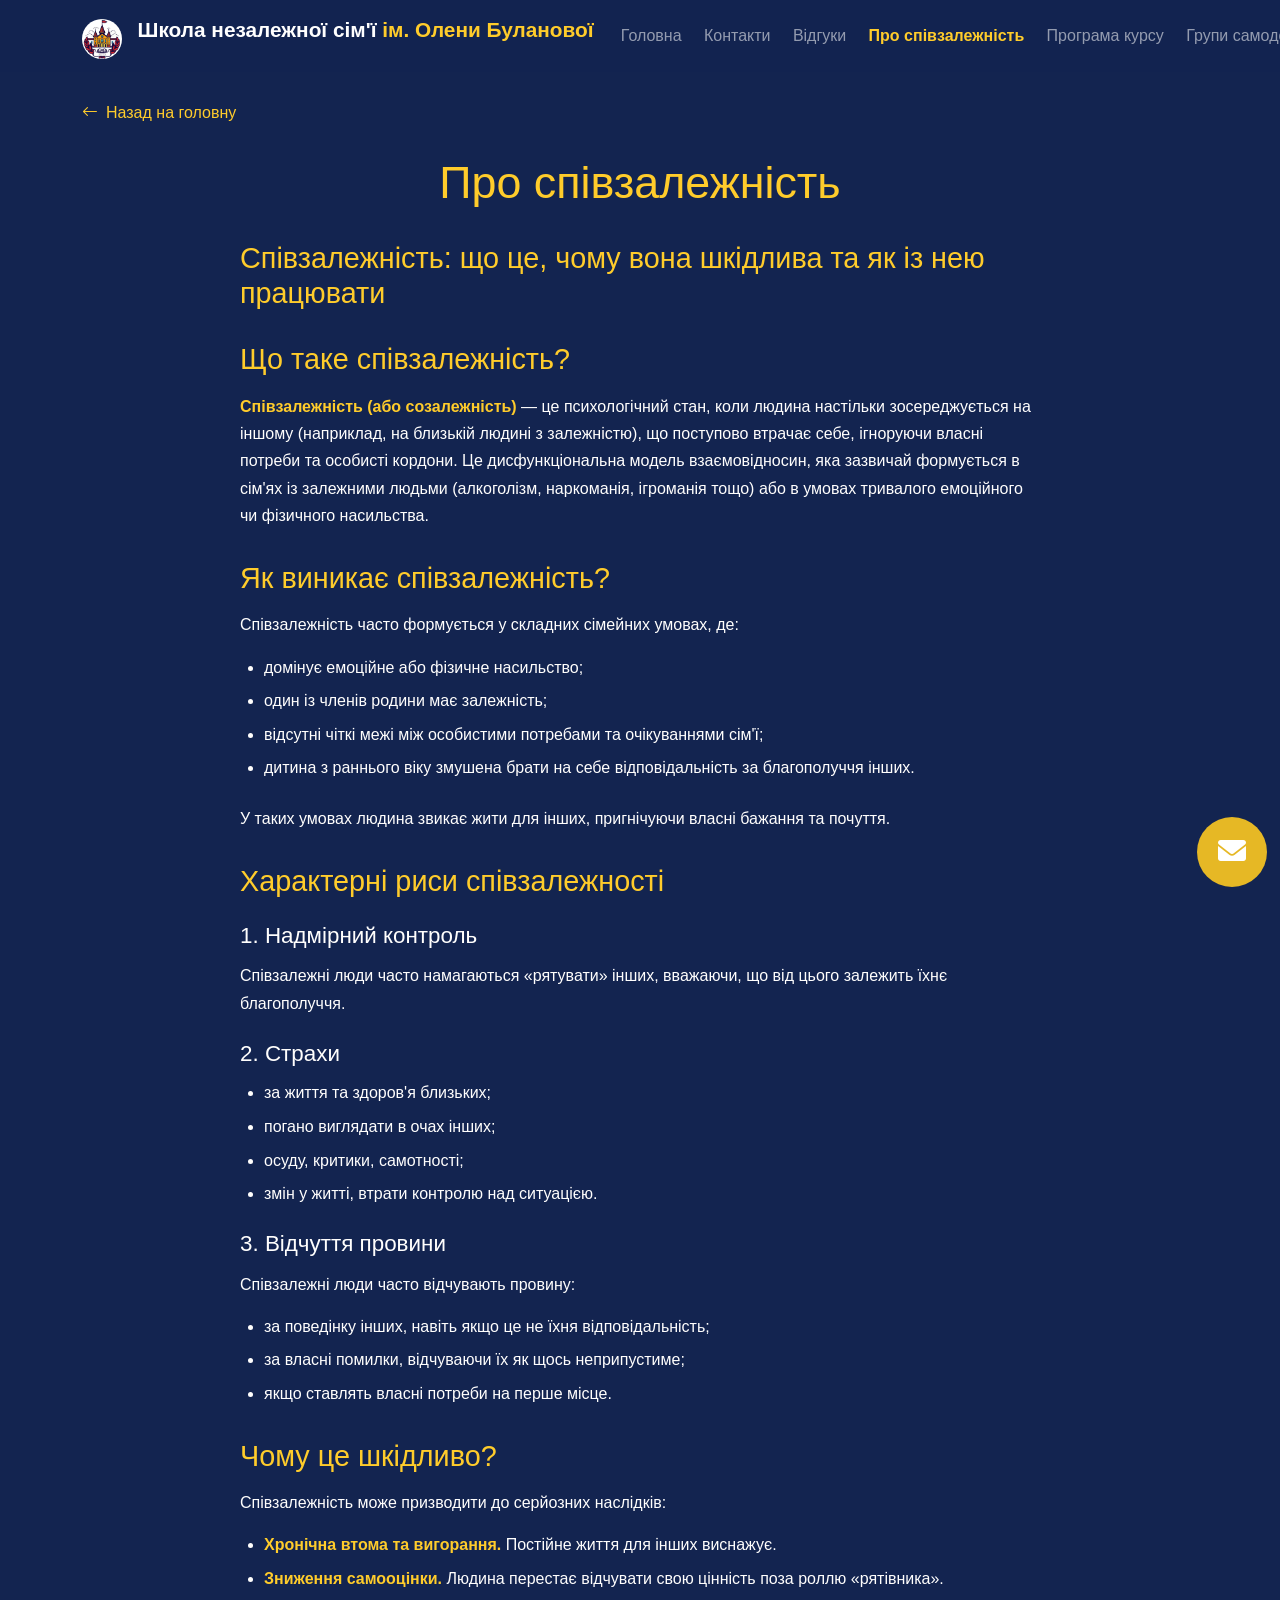
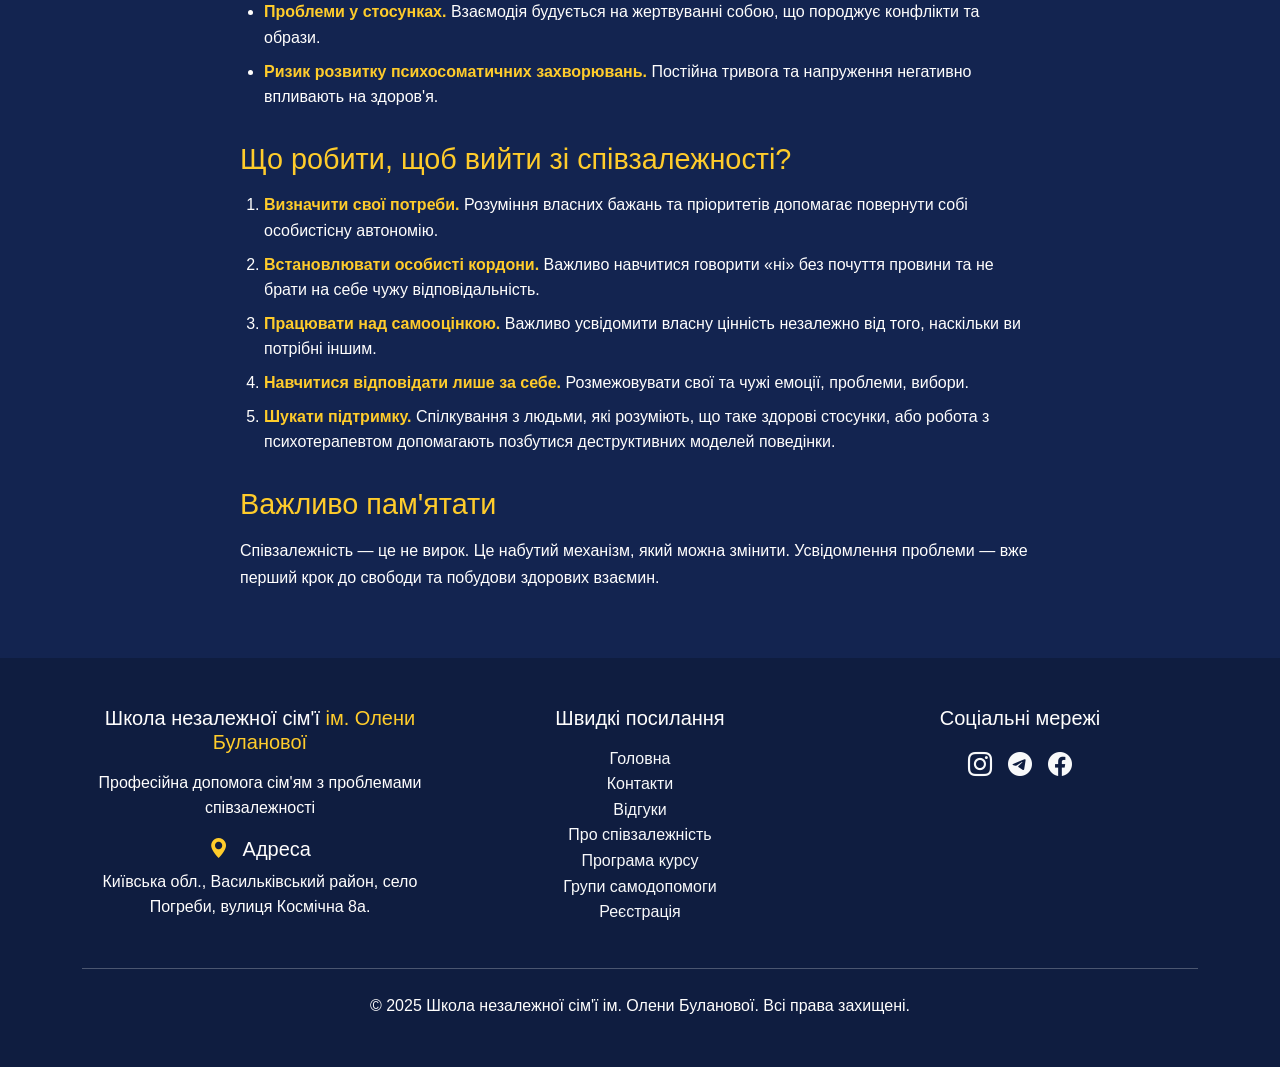
<file: about.html>
<!DOCTYPE html>
<html lang="uk">
<head>
    <meta charset="UTF-8">
    <meta name="viewport" content="width=device-width, initial-scale=1.0">
    <title>Про співзалежність | Школа незалежної сім'ї ім. Олени Буланової</title>
    <link href="https://cdn.jsdelivr.net/npm/bootstrap@5.3.0/dist/css/bootstrap.min.css" rel="stylesheet">
    <link rel="stylesheet" href="https://cdn.jsdelivr.net/npm/bootstrap-icons@1.10.0/font/bootstrap-icons.css">
    <link rel="stylesheet" href="css/stile.css">
    <link rel="stylesheet" href="https://cdnjs.cloudflare.com/ajax/libs/font-awesome/6.0.0/css/all.min.css">
            <!-- Иконки -->
<link rel="icon" href="icons/favicon.svg" type="image/svg+xml">
<link rel="icon" href="icons/favicon-16x16.png" type="image/png" sizes="16x16">
<link rel="icon" href="icons/favicon-32x32.png" type="image/png" sizes="32x32">
<link rel="icon" href="icons/favicon-48x48.png" type="image/png" sizes="48x48">
<link rel="apple-touch-icon" href="icons/apple-touch-icon.png" sizes="180x180">
<link rel="manifest" href="icons/site.webmanifest">
<!-- Meta Pixel Code -->
<script>
!function(f,b,e,v,n,t,s)
{if(f.fbq)return;n=f.fbq=function(){n.callMethod?
n.callMethod.apply(n,arguments):n.queue.push(arguments)};
if(!f._fbq)f._fbq=n;n.push=n;n.loaded=!0;n.version='2.0';
n.queue=[];t=b.createElement(e);t.async=!0;
t.src=v;s=b.getElementsByTagName(e)[0];
s.parentNode.insertBefore(t,s)}(window, document,'script',
'https://connect.facebook.net/en_US/fbevents.js');
fbq('init', '1282641980302588');
fbq('track', 'PageView');
</script>
<noscript><img height="1" width="1" style="display:none"
src="https://www.facebook.com/tr?id=1282641980302588&ev=PageView&noscript=1"
/></noscript>
<!-- End Meta Pixel Code -->
</head>
<body>
   
<!-- Навігаційна панель -->
<nav class="navbar navbar-expand-lg navbar-dark fixed-top">
    <div class="container">
        <a class="navbar-brand" href="index.html">
            <img src="img\logo.jpg" alt="Логотип" class="navbar-logo d-inline-block align-text-top">
            <span class="brand-text">Школа незалежної сім'ї <span class="accent-text d-none d-md-inline">ім. Олени Буланової</span></span>
        </a>
        <button class="navbar-toggler" type="button" data-bs-toggle="collapse" data-bs-target="#navbarNav">
            <span class="navbar-toggler-icon"></span>
        </button>
        <div class="collapse navbar-collapse" id="navbarNav">
            <ul class="navbar-nav ms-auto">
                <li class="nav-item">
                    <a class="nav-link" href="index.html">Головна</a>
                </li>
                <li class="nav-item">
                    <a class="nav-link" href="index.html#contacts">Контакти</a>
                </li>
                 <li class="nav-item">
                    <a class="nav-link" href="index.html#reviews">Відгуки</a>
                </li>
                <li class="nav-item">
                    <a class="nav-link active" href="about.html">Про співзалежність</a>
                </li>
                <li class="nav-item">
                    <a class="nav-link" href="prog.html">Програма курсу</a>
                </li>
                <li class="nav-item">
                    <a class="nav-link" href="grups.html">Групи самодопомоги</a>
                </li>
                <li class="nav-item ms-lg-3">
                    <a href="https://t.me/Bulanova_school_bot?start=kurs" class="btn btn-accent">Реєстрація</a>
                </li>
            </ul>
        </div>
    </div>
</nav>

    <!-- КНОПКА ЗВОНКа -->
<a href="https://t.me/Bulanova_school_bot?start=kurs" id="floatingCallBtn">
  <div class="position-fixed bottom-0 end-0 mb-5 me-5 animate-pulse2" style="z-index: 1000">
    <div class="vidualsatun">
      <div class="campakesad">
        <div class="vebusines"></div>
        <div class="nigkugas">
          <i class="fas fa-envelope"></i>
        </div>
        <div class="dsacin">Залишити заявку</div>
      </div>
    </div>
  </div>
</a>

    <!-- Секція з контентом -->
    <section class="content-section">
        <div class="container">
            <a href="index.html" class="back-link">
                <i class="bi bi-arrow-left me-2"></i> Назад на головну
            </a>
            
            <div class="content-container">
                <h1>Про співзалежність</h1>
                
                <h2>Співзалежність: що це, чому вона шкідлива та як із нею працювати</h2>
                
                <h2>Що таке співзалежність?</h2>
                <p><strong>Співзалежність (або созалежність)</strong> — це психологічний стан, коли людина настільки зосереджується на іншому (наприклад, на близькій людині з залежністю), що поступово втрачає себе, ігноруючи власні потреби та особисті кордони. Це дисфункціональна модель взаємовідносин, яка зазвичай формується в сім'ях із залежними людьми (алкоголізм, наркоманія, ігроманія тощо) або в умовах тривалого емоційного чи фізичного насильства.</p>
                
                <h2>Як виникає співзалежність?</h2>
                <p>Співзалежність часто формується у складних сімейних умовах, де:</p>
                <ul>
                    <li>домінує емоційне або фізичне насильство;</li>
                    <li>один із членів родини має залежність;</li>
                    <li>відсутні чіткі межі між особистими потребами та очікуваннями сім'ї;</li>
                    <li>дитина з раннього віку змушена брати на себе відповідальність за благополуччя інших.</li>
                </ul>
                <p>У таких умовах людина звикає жити для інших, пригнічуючи власні бажання та почуття.</p>
                
                <h2>Характерні риси співзалежності</h2>
                
                <h3>1. Надмірний контроль</h3>
                <p>Співзалежні люди часто намагаються «рятувати» інших, вважаючи, що від цього залежить їхнє благополуччя.</p>
                
                <h3>2. Страхи</h3>
                <ul>
                    <li>за життя та здоров'я близьких;</li>
                    <li>погано виглядати в очах інших;</li>
                    <li>осуду, критики, самотності;</li>
                    <li>змін у житті, втрати контролю над ситуацією.</li>
                </ul>
                
                <h3>3. Відчуття провини</h3>
                <p>Співзалежні люди часто відчувають провину:</p>
                <ul>
                    <li>за поведінку інших, навіть якщо це не їхня відповідальність;</li>
                    <li>за власні помилки, відчуваючи їх як щось неприпустиме;</li>
                    <li>якщо ставлять власні потреби на перше місце.</li>
                </ul>
                
                <h2>Чому це шкідливо?</h2>
                <p>Співзалежність може призводити до серйозних наслідків:</p>
                <ul>
                    <li><strong>Хронічна втома та вигорання.</strong> Постійне життя для інших виснажує.</li>
                    <li><strong>Зниження самооцінки.</strong> Людина перестає відчувати свою цінність поза роллю «рятівника».</li>
                    <li><strong>Проблеми у стосунках.</strong> Взаємодія будується на жертвуванні собою, що породжує конфлікти та образи.</li>
                    <li><strong>Ризик розвитку психосоматичних захворювань.</strong> Постійна тривога та напруження негативно впливають на здоров'я.</li>
                </ul>
                
                <h2>Що робити, щоб вийти зі співзалежності?</h2>
                <ol>
                    <li><strong>Визначити свої потреби.</strong> Розуміння власних бажань та пріоритетів допомагає повернути собі особистісну автономію.</li>
                    <li><strong>Встановлювати особисті кордони.</strong> Важливо навчитися говорити «ні» без почуття провини та не брати на себе чужу відповідальність.</li>
                    <li><strong>Працювати над самооцінкою.</strong> Важливо усвідомити власну цінність незалежно від того, наскільки ви потрібні іншим.</li>
                    <li><strong>Навчитися відповідати лише за себе.</strong> Розмежовувати свої та чужі емоції, проблеми, вибори.</li>
                    <li><strong>Шукати підтримку.</strong> Спілкування з людьми, які розуміють, що таке здорові стосунки, або робота з психотерапевтом допомагають позбутися деструктивних моделей поведінки.</li>
                </ol>
                
                <h2>Важливо пам'ятати</h2>
                <p>Співзалежність — це не вирок. Це набутий механізм, який можна змінити. Усвідомлення проблеми — вже перший крок до свободи та побудови здорових взаємин.</p>
            </div>
        </div>
    </section>

 <!-- Футер -->
    <footer class="text-center py-5" id="contacts">
        <div class="container">
            <div class="row">
                <div class="col-md-4 mb-3 mb-md-0">
                    <h5 class="mb-3">Школа незалежної сім'ї <span class="accent-text">ім. Олени Буланової</span></h5>
                    <p>Професійна допомога сім'ям з проблемами співзалежності</p>
                    <div class="mb-4">
                        <h5><i class="bi bi-geo-alt-fill accent-text me-2"></i> Адреса</h5>
                        <p>Київська обл., Васильківський район, село Погреби, вулиця Космічна 8а.</p>
                    </div>
                </div>
                <div class="col-md-4 mb-3 mb-md-0">
                    <h5 class="mb-3">Швидкі посилання</h5>
                    <ul class="list-unstyled">
                        <li><a href="#home" class="text-decoration-none text-light">Головна</a></li>
                        <li><a href="#contacts" class="text-decoration-none text-light">Контакти</a></li>
                        <li><a href="index.html#reviews" class="text-decoration-none text-light">Відгуки</a></li>
                        <li><a href="about.html" class="text-decoration-none text-light">Про співзалежність</a></li>
                        <li><a href="prog.html" class="text-decoration-none text-light">Програма курсу</a></li>
                        <li><a href="grups.html" class="text-decoration-none text-light">Групи самодопомоги</a></li>
                        <li><a href="https://t.me/Bulanova_school_bot?start=kurs" class="text-decoration-none text-light">Реєстрація</a></li>
                    </ul>
                </div>
                <div class="col-md-4">
                    <h5 class="mb-3">Соціальні мережі</h5>
                    <div class="d-flex justify-content-center gap-3">
                        <a href="https://www.instagram.com/djerelo.help" class="text-light"><i class="bi bi-instagram fs-4"></i></a>
                        <a href="https://t.me/ninarkotikam_bot" class="text-light"><i class="bi bi-telegram fs-4"></i></a>
                        <a href="https://www.facebook.com/ninarcotikam" class="text-light"><i class="bi bi-facebook fs-4"></i></a>
                    </div>
                </div>
            </div>
            <hr class="my-4">
            <p class="mb-0">&copy; 2025 Школа незалежної сім'ї ім. Олени Буланової. Всі права захищені.</p>
        </div>
    </footer>

    <script src="https://cdn.jsdelivr.net/npm/bootstrap@5.3.0/dist/js/bootstrap.bundle.min.js"></script>
    <script src="js/script.js"></script>
</body>
</html>
</file>
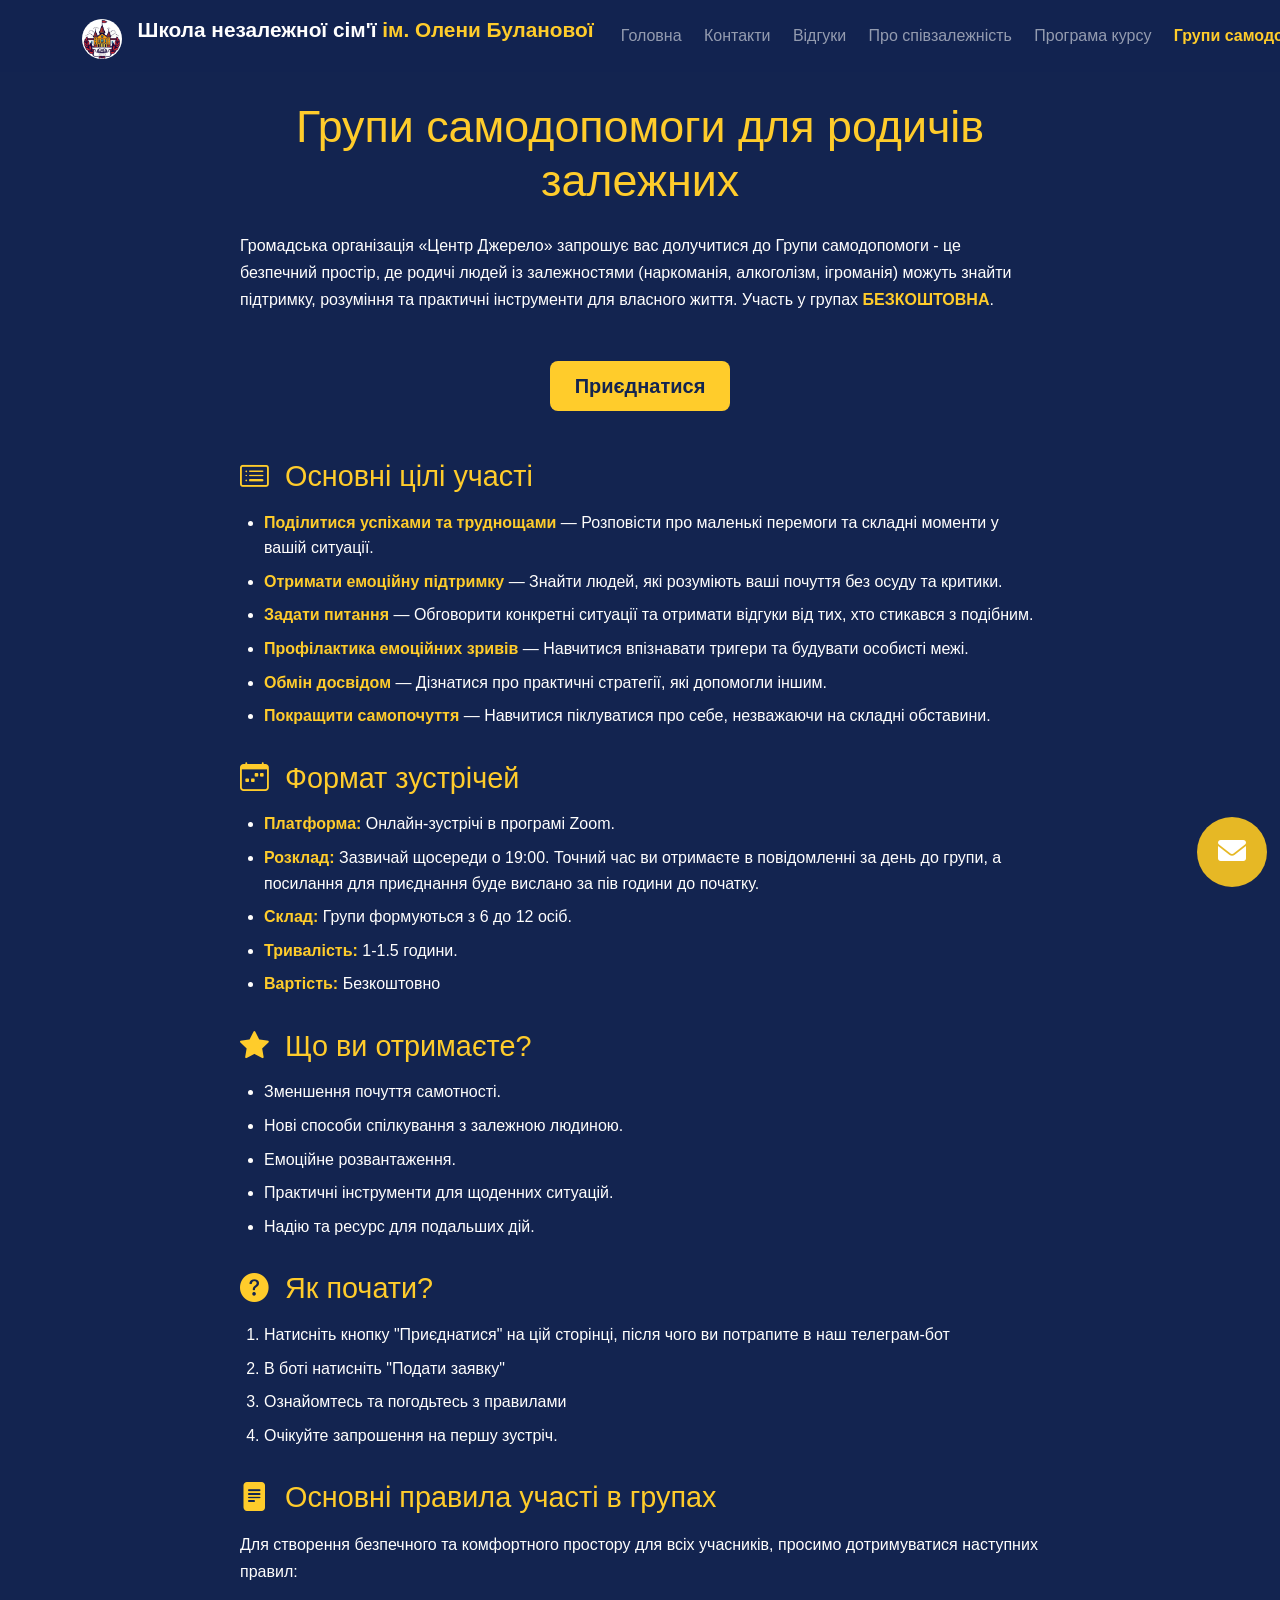
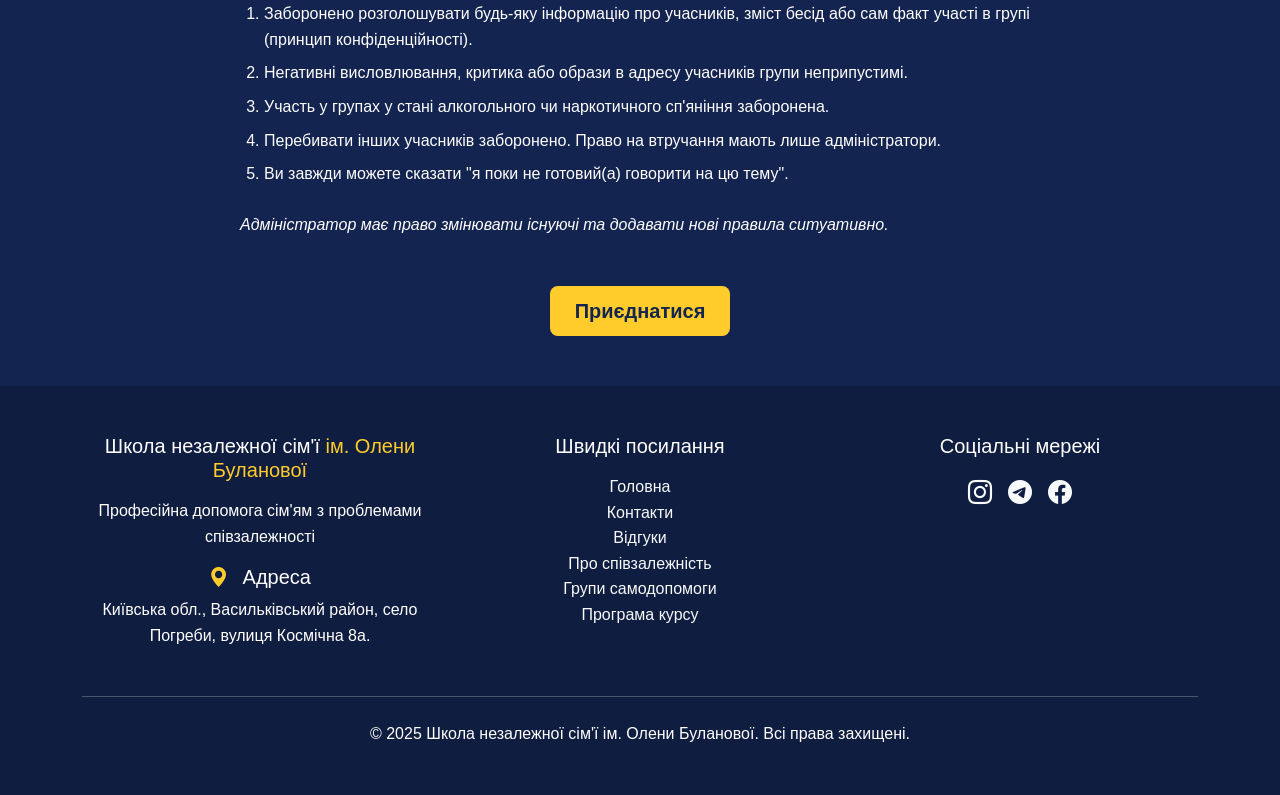
<file: grups.html>
<!DOCTYPE html>
<html lang="uk">
<head>
    <meta charset="UTF-8">
    <meta name="viewport" content="width=device-width, initial-scale=1.0">
    <title>Групи самодопомоги | Школа незалежної сім'ї ім. Олени Буланової</title>
    <link href="https://cdn.jsdelivr.net/npm/bootstrap@5.3.0/dist/css/bootstrap.min.css" rel="stylesheet">
    <link rel="stylesheet" href="https://cdn.jsdelivr.net/npm/bootstrap-icons@1.10.0/font/bootstrap-icons.css">
    <link rel="stylesheet" href="css/stile.css">
    <link rel="stylesheet" href="https://cdnjs.cloudflare.com/ajax/libs/font-awesome/6.0.0/css/all.min.css">
    <!-- Иконки -->
    <link rel="icon" href="icons/favicon.svg" type="image/svg+xml">
    <link rel="icon" href="icons/favicon-16x16.png" type="image/png" sizes="16x16">
    <link rel="icon" href="icons/favicon-32x32.png" type="image/png" sizes="32x32">
    <link rel="icon" href="icons/favicon-48x48.png" type="image/png" sizes="48x48">
    <link rel="apple-touch-icon" href="icons/apple-touch-icon.png" sizes="180x180">
    <link rel="manifest" href="icons/site.webmanifest">
    <!-- Meta Pixel Code -->
    <script>
        !function(f,b,e,v,n,t,s)
        {if(f.fbq)return;n=f.fbq=function(){n.callMethod?
            n.callMethod.apply(n,arguments):n.queue.push(arguments)};
            if(!f._fbq)f._fbq=n;n.push=n;n.loaded=!0;n.version='2.0';
            n.queue=[];t=b.createElement(e);t.async=!0;
            t.src=v;s=b.getElementsByTagName(e)[0];
            s.parentNode.insertBefore(t,s)}(window, document,'script',
            'https://connect.facebook.net/en_US/fbevents.js');
        fbq('init', '1282641980302588');
        fbq('track', 'PageView');
    </script>
    <noscript><img height="1" width="1" style="display:none"
                   src="https://www.facebook.com/tr?id=1282641980302588&ev=PageView&noscript=1"
        /></noscript>
    <!-- End Meta Pixel Code -->
</head>
<body>

<!-- Навігаційна панель -->
<nav class="navbar navbar-expand-xl navbar-dark fixed-top">
    <div class="container">
        <a class="navbar-brand" href="index.html">
            <img src="img\logo.jpg" alt="Логотип" class="navbar-logo d-inline-block align-text-top">
            <span class="brand-text">Школа незалежної сім'ї <span class="accent-text d-none d-md-inline">ім. Олени Буланової</span></span>
        </a>
        <button class="navbar-toggler" type="button" data-bs-toggle="collapse" data-bs-target="#navbarNav">
            <span class="navbar-toggler-icon"></span>
        </button>
        <div class="collapse navbar-collapse" id="navbarNav">
            <ul class="navbar-nav ms-auto">
                <li class="nav-item">
                    <a class="nav-link" href="index.html">Головна</a>
                </li>
                <li class="nav-item">
                    <a class="nav-link" href="index.html#contacts">Контакти</a>
                </li>
                 <li class="nav-item">
                    <a class="nav-link" href="index.html#reviews">Відгуки</a>
                </li>
                <li class="nav-item">
                    <a class="nav-link" href="about.html">Про співзалежність</a>
                </li>
                <li class="nav-item">
                    <a class="nav-link" href="prog.html">Програма курсу</a>
                </li>
                <li class="nav-item">
                    <a class="nav-link active" href="grups.html">Групи самодопомоги</a>
                </li>
                <li class="nav-item ms-xl-3">
                    <a href="https://t.me/Bulanova_school_bot?start=grups" class="btn btn-accent">Приєднатися</a>
                </li>
            </ul>
        </div>
    </div>
</nav>

    <!-- КНОПКА ЗВОНКа -->
<a href="https://t.me/Bulanova_school_bot?start=grups" id="floatingCallBtn">
  <div class="position-fixed bottom-0 end-0 mb-5 me-5 animate-pulse2" style="z-index: 1000">
    <div class="vidualsatun">
      <div class="campakesad">
        <div class="vebusines"></div>
        <div class="nigkugas">
          <i class="fas fa-envelope"></i>
        </div>
        <div class="dsacin">Приєднатися</div>
      </div>
    </div>
  </div>
</a>

<!-- Секція з контентом -->
<section class="content-section">
    <div class="container">
        <div class="content-container">
            <h1>Групи самодопомоги для родичів залежних</h1>

            <p>Громадська організація «Центр Джерело» запрошує вас долучитися до Групи самодопомоги - це безпечний простір, де родичі людей із залежностями (наркоманія, алкоголізм, ігроманія) можуть знайти підтримку, розуміння та практичні інструменти для власного життя. Участь у групах <strong>БЕЗКОШТОВНА</strong>.</p>

            <div class="text-center my-5">
                <a href="https://t.me/Bulanova_school_bot?start=grups" class="btn btn-lg btn-accent">Приєднатися</a>
            </div>





            <h2><i class="bi bi-card-list me-2" style="color: var(--accent-color);"></i> Основні цілі участі</h2>
            <ul>
                <li><strong>Поділитися успіхами та труднощами</strong> — Розповісти про маленькі перемоги та складні моменти у вашій ситуації.</li>
                <li><strong>Отримати емоційну підтримку</strong> — Знайти людей, які розуміють ваші почуття без осуду та критики.</li>
                <li><strong>Задати питання</strong> — Обговорити конкретні ситуації та отримати відгуки від тих, хто стикався з подібним.</li>
                <li><strong>Профілактика емоційних зривів</strong> — Навчитися впізнавати тригери та будувати особисті межі.</li>
                <li><strong>Обмін досвідом</strong> — Дізнатися про практичні стратегії, які допомогли іншим.</li>
                <li><strong>Покращити самопочуття</strong> — Навчитися піклуватися про себе, незважаючи на складні обставини.</li>
            </ul>

            <h2><i class="bi bi-calendar-week me-2" style="color: var(--accent-color);"></i> Формат зустрічей</h2>
            <ul>
                <li><strong>Платформа:</strong> Онлайн-зустрічі в програмі Zoom.</li>
                <li><strong>Розклад:</strong> Зазвичай щосереди о 19:00. Точний час ви отримаєте в повідомленні за день до групи, а посилання для приєднання буде вислано за пів години до початку.</li>
                <li><strong>Склад:</strong> Групи формуються з 6 до 12 осіб.</li>
                <li><strong>Тривалість:</strong> 1-1.5 години.</li>
                <li><strong>Вартість:</strong> Безкоштовно</li>
            </ul>

            <h2><i class="bi bi-star-fill me-2" style="color: var(--accent-color);"></i> Що ви отримаєте?</h2>
            <ul>
                <li>Зменшення почуття самотності.</li>
                <li>Нові способи спілкування з залежною людиною.</li>
                <li>Емоційне розвантаження.</li>
                <li>Практичні інструменти для щоденних ситуацій.</li>
                <li>Надію та ресурс для подальших дій.</li>
            </ul>

            <h2><i class="bi bi-question-circle-fill me-2" style="color: var(--accent-color);"></i> Як почати?</h2>
            <ol>
                <li>Натисніть кнопку "Приєднатися" на цій сторінці, після чого ви потрапите в наш телеграм-бот</li>
                <li>В боті натисніть "Подати заявку"</li>
                <li>Ознайомтесь та погодьтесь з правилами</li>
                <li>Очікуйте запрошення на першу зустріч.</li>
            </ol>

            <h2><i class="bi bi-file-text-fill me-2" style="color: var(--accent-color);"></i> Основні правила участі в групах</h2>
            <p>Для створення безпечного та комфортного простору для всіх учасників, просимо дотримуватися наступних правил:</p>
            <ol class="rules-list">
                <li>Заборонено розголошувати будь-яку інформацію про учасників, зміст бесід або сам факт участі в групі (принцип конфіденційності).</li>
                <li>Негативні висловлювання, критика або образи в адресу учасників групи неприпустимі.</li>
                <li>Участь у групах у стані алкогольного чи наркотичного сп'яніння заборонена.</li>
                <li>Перебивати інших учасників заборонено. Право на втручання мають лише адміністратори.</li>
                <li>Ви завжди можете сказати "я поки не готовий(а) говорити на цю тему".</li>
            </ol>
            <p class="mt-3"><em>Адміністратор має право змінювати існуючі та додавати нові правила ситуативно.</em></p>

            <div class="text-center mt-5">
                <a href="https://t.me/Bulanova_school_bot?start=grups" class="btn btn-lg btn-accent">Приєднатися</a>
            </div>
        </div>
    </div>
</section>

<!-- Футер -->
<footer class="text-center py-5" id="contacts">
    <div class="container">
        <div class="row">
            <div class="col-md-4 mb-3 mb-md-0">
                <h5 class="mb-3">Школа незалежної сім'ї <span class="accent-text">ім. Олени Буланової</span></h5>
                <p>Професійна допомога сім'ям з проблемами співзалежності</p>
                <div class="mb-4">
                    <h5><i class="bi bi-geo-alt-fill accent-text me-2"></i> Адреса</h5>
                    <p>Київська обл., Васильківський район, село Погреби, вулиця Космічна 8а.</p>
                </div>
            </div>
            <div class="col-md-4 mb-3 mb-md-0">
                <h5 class="mb-3">Швидкі посилання</h5>
                <ul class="list-unstyled">
                    <li><a href="index.html" class="text-decoration-none text-light">Головна</a></li>
                    <li><a href="index.html#contacts" class="text-decoration-none text-light">Контакти</a></li>
                    <li><a href="index.html#reviews" class="text-decoration-none text-light">Відгуки</a></li>
                    <li><a href="about.html" class="text-decoration-none text-light">Про співзалежність</a></li>
                    <li><a href="grups.html" class="text-decoration-none text-light">Групи самодопомоги</a></li>
                    <li><a href="prog.html" class="text-decoration-none text-light">Програма курсу</a></li>
                </ul>
            </div>
            <div class="col-md-4">
                <h5 class="mb-3">Соціальні мережі</h5>
                <div class="d-flex justify-content-center gap-3">
                    <a href="https://www.instagram.com/djerelo.help" class="text-light"><i class="bi bi-instagram fs-4"></i></a>
                    <a href="https://t.me/ninarkotikam_bot" class="text-light"><i class="bi bi-telegram fs-4"></i></a>
                    <a href="https://www.facebook.com/ninarcotikam" class="text-light"><i class="bi bi-facebook fs-4"></i></a>
                </div>
            </div>
        </div>
        <hr class="my-4">
        <p class="mb-0">&copy; 2025 Школа незалежної сім'ї ім. Олени Буланової. Всі права захищені.</p>
    </div>
</footer>

<script src="https://cdn.jsdelivr.net/npm/bootstrap@5.3.0/dist/js/bootstrap.bundle.min.js"></script>
<script src="js/script.js"></script>
</body>
</html>
</file>
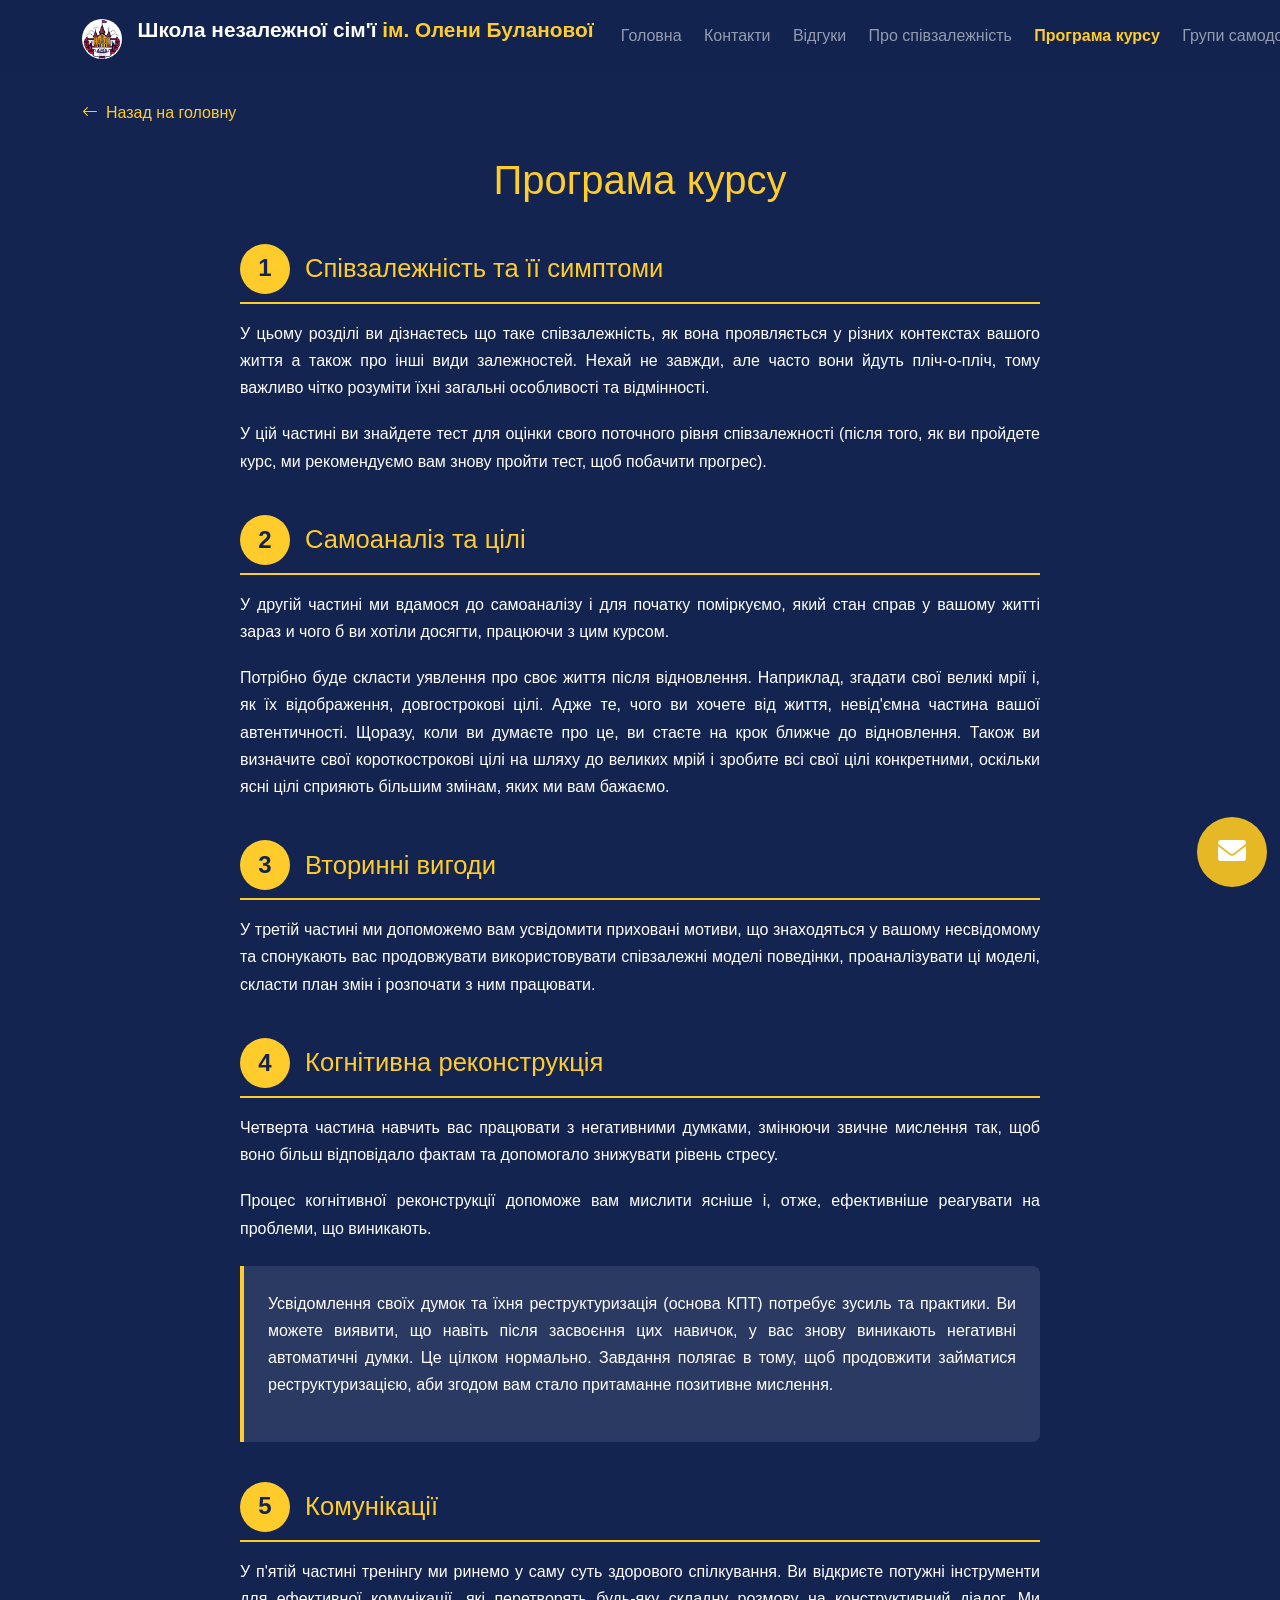
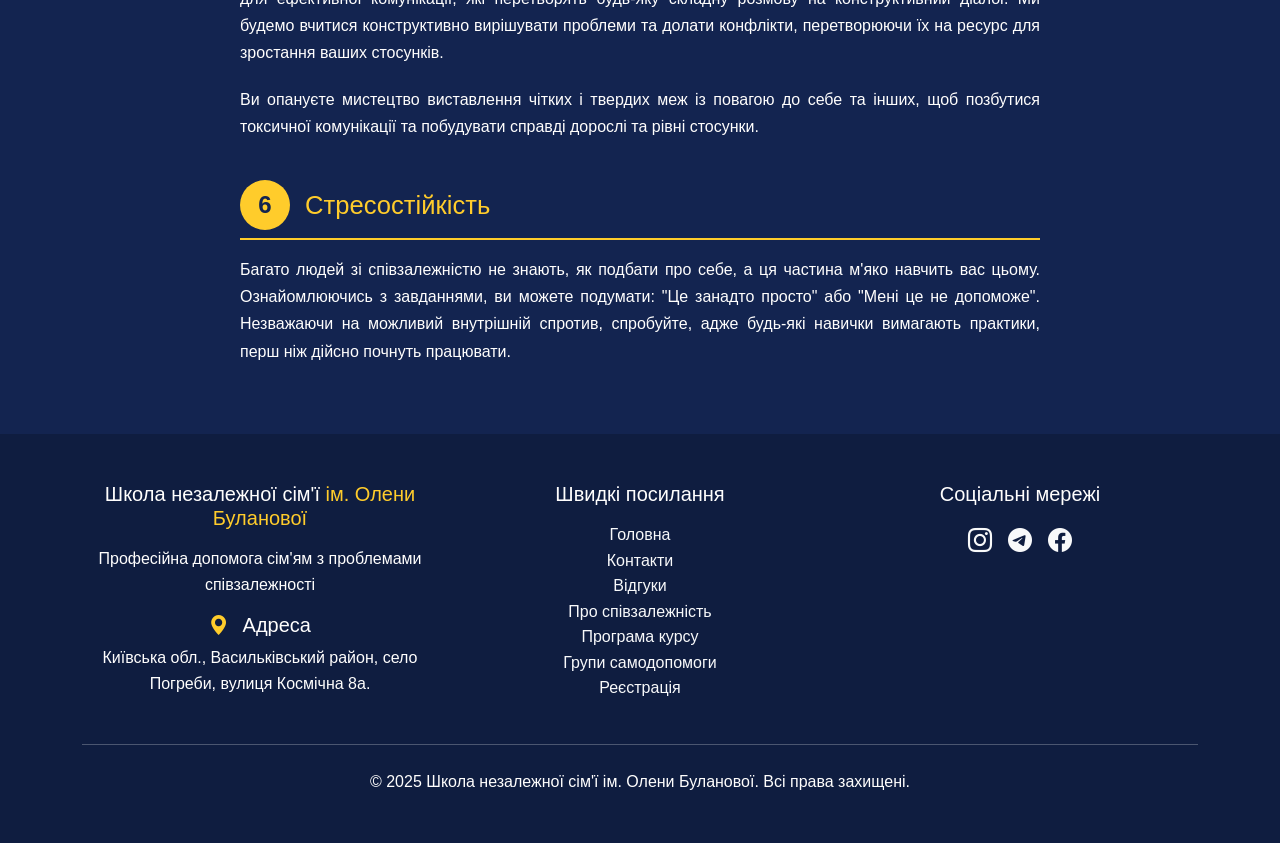
<file: prog.html>
<!DOCTYPE html>
<html lang="uk">
<head>
    <meta charset="UTF-8">
    <meta name="viewport" content="width=device-width, initial-scale=1.0">
    <title>Програма курсу | Школа незалежної сім'ї ім. Олени Буланової</title>
    <link href="https://cdn.jsdelivr.net/npm/bootstrap@5.3.0/dist/css/bootstrap.min.css" rel="stylesheet">
    <link rel="stylesheet" href="https://cdn.jsdelivr.net/npm/bootstrap-icons@1.10.0/font/bootstrap-icons.css">
    <link rel="stylesheet" href="css/stile.css">
    <link rel="stylesheet" href="https://cdnjs.cloudflare.com/ajax/libs/font-awesome/6.0.0/css/all.min.css">
            <!-- Иконки -->
<link rel="icon" href="icons/favicon.svg" type="image/svg+xml">
<link rel="icon" href="icons/favicon-16x16.png" type="image/png" sizes="16x16">
<link rel="icon" href="icons/favicon-32x32.png" type="image/png" sizes="32x32">
<link rel="icon" href="icons/favicon-48x48.png" type="image/png" sizes="48x48">
<link rel="apple-touch-icon" href="icons/apple-touch-icon.png" sizes="180x180">
<link rel="manifest" href="icons/site.webmanifest">
<!-- Meta Pixel Code -->
<script>
!function(f,b,e,v,n,t,s)
{if(f.fbq)return;n=f.fbq=function(){n.callMethod?
n.callMethod.apply(n,arguments):n.queue.push(arguments)};
if(!f._fbq)f._fbq=n;n.push=n;n.loaded=!0;n.version='2.0';
n.queue=[];t=b.createElement(e);t.async=!0;
t.src=v;s=b.getElementsByTagName(e)[0];
s.parentNode.insertBefore(t,s)}(window, document,'script',
'https://connect.facebook.net/en_US/fbevents.js');
fbq('init', '1282641980302588');
fbq('track', 'PageView');
</script>
<noscript><img height="1" width="1" style="display:none"
src="https://www.facebook.com/tr?id=1282641980302588&ev=PageView&noscript=1"
/></noscript>
<!-- End Meta Pixel Code -->
</head>
<body>
    <!-- Навігаційна панель -->
<nav class="navbar navbar-expand-lg navbar-dark fixed-top">
    <div class="container">
        <a class="navbar-brand" href="index.html">
            <img src="img\logo.jpg" alt="Логотип" class="navbar-logo d-inline-block align-text-top">
            <span class="brand-text">Школа незалежної сім'ї <span class="accent-text d-none d-md-inline">ім. Олени Буланової</span></span>
        </a>
        <button class="navbar-toggler" type="button" data-bs-toggle="collapse" data-bs-target="#navbarNav">
            <span class="navbar-toggler-icon"></span>
        </button>
        <div class="collapse navbar-collapse" id="navbarNav">
            <ul class="navbar-nav ms-auto">
                <li class="nav-item">
                    <a class="nav-link" href="index.html">Головна</a>
                </li>
                <li class="nav-item">
                    <a class="nav-link" href="index.html#contacts">Контакти</a>
                </li>
                 <li class="nav-item">
                    <a class="nav-link" href="index.html#reviews">Відгуки</a>
                </li>
                <li class="nav-item">
                    <a class="nav-link" href="about.html">Про співзалежність</a>
                </li>
                <li class="nav-item">
                    <a class="nav-link active" href="prog.html">Програма курсу</a>
                </li>
                <li class="nav-item">
                    <a class="nav-link" href="grups.html">Групи самодопомоги</a>
                </li>
                <li class="nav-item ms-lg-3">
                    <a href="https://t.me/Bulanova_school_bot?start=kurs" class="btn btn-accent">Реєстрація</a>
                </li>
            </ul>
        </div>
    </div>
</nav>

    <!-- КНОПКА ЗВОНКа -->
<a href="https://t.me/Bulanova_school_bot?start=kurs" id="floatingCallBtn">
  <div class="position-fixed bottom-0 end-0 mb-5 me-5 animate-pulse2" style="z-index: 1000">
    <div class="vidualsatun">
      <div class="campakesad">
        <div class="vebusines"></div>
        <div class="nigkugas">
          <i class="fas fa-envelope"></i>
        </div>
        <div class="dsacin">Залишити заявку</div>
      </div>
    </div>
  </div>
</a>

    <!-- Секція з контентом -->
    <section class="content-section-p">
        <div class="container">
            <a href="index.html" class="back-link">
                <i class="bi bi-arrow-left me-2"></i> Назад на головну
            </a>
            
            <div class="content-container">
                <h1>Програма курсу</h1>
                
                <div class="module-header">
                    <div class="circle-number">1</div>
                    <h2 class="module-title">Співзалежність та її симптоми</h2>
                </div>
                <p>У цьому розділі ви дізнаєтесь що таке співзалежність, як вона проявляється у різних контекстах вашого життя а також про інші види залежностей. Нехай не завжди, але часто вони йдуть пліч-о-пліч, тому важливо чітко розуміти їхні загальні особливості та відмінності.</p>
                <p>У цій частині ви знайдете тест для оцінки свого поточного рівня співзалежності (після того, як ви пройдете курс, ми рекомендуємо вам знову пройти тест, щоб побачити прогрес).</p>
                
                <div class="module-header">
                    <div class="circle-number">2</div>
                    <h2 class="module-title">Самоаналіз та цілі</h2>
                </div>
                <p>У другій частині ми вдамося до самоаналізу і для початку поміркуємо, який стан справ у вашому житті зараз и чого б ви хотіли досягти, працюючи з цим курсом.</p>
                <p>Потрібно буде скласти уявлення про своє життя після відновлення. Наприклад, згадати свої великі мрії і, як їх відображення, довгострокові цілі. Адже те, чого ви хочете від життя, невід'ємна частина вашої автентичності. Щоразу, коли ви думаєте про це, ви стаєте на крок ближче до відновлення. Також ви визначите свої короткострокові цілі на шляху до великих мрій і зробите всі свої цілі конкретними, оскільки ясні цілі сприяють більшим змінам, яких ми вам бажаємо.</p>
                
                <div class="module-header">
                    <div class="circle-number">3</div>
                    <h2 class="module-title">Вторинні вигоди</h2>
                </div>
                <p>У третій частині ми допоможемо вам усвідомити приховані мотиви, що знаходяться у вашому несвідомому та спонукають вас продовжувати використовувати співзалежні моделі поведінки, проаналізувати ці моделі, скласти план змін і розпочати з ним працювати.</p>
                
                <div class="module-header">
                    <div class="circle-number">4</div>
                    <h2 class="module-title">Когнітивна реконструкція</h2>
                </div>
                <p>Четверта частина навчить вас працювати з негативними думками, змінюючи звичне мислення так, щоб воно більш відповідало фактам та допомогало знижувати рівень стресу.</p>
                <p>Процес когнітивної реконструкції допоможе вам мислити ясніше і, отже, ефективніше реагувати на проблеми, що виникають.</p>
                <div class="highlight-box">
                    <p>Усвідомлення своїх думок та їхня реструктуризація (основа КПТ) потребує зусиль та практики. Ви можете виявити, що навіть після засвоєння цих навичок, у вас знову виникають негативні автоматичні думки. Це цілком нормально. Завдання полягає в тому, щоб продовжити займатися реструктуризацією, аби згодом вам стало притаманне позитивне мислення.</p>
                </div>
                
                <div class="module-header">
                    <div class="circle-number">5</div>
                    <h2 class="module-title">Комунікації</h2>
                </div>
                <p>У п'ятій частині тренінгу ми ринемо у саму суть здорового спілкування. Ви відкриєте потужні інструменти для ефективної комунікації, які перетворять будь-яку складну розмову на конструктивний діалог. Ми будемо вчитися конструктивно вирішувати проблеми та долати конфлікти, перетворюючи їх на ресурс для зростання ваших стосунків.</p>
                <p>Ви опануєте мистецтво виставлення чітких і твердих меж із повагою до себе та інших, щоб позбутися токсичної комунікації та побудувати справді дорослі та рівні стосунки.</p>
                
                <div class="module-header">
                    <div class="circle-number">6</div>
                    <h2 class="module-title">Стресостійкість</h2>
                </div>
                <p>Багато людей зі співзалежністю не знають, як подбати про себе, а ця частина м'яко навчить вас цьому. Ознайомлюючись з завданнями, ви можете подумати: "Це занадто просто" або "Мені це не допоможе". Незважаючи на можливий внутрішній спротив, спробуйте, адже будь-які навички вимагають практики, перш ніж дійсно почнуть працювати.</p>
            </div>
        </div>
    </section>

 <!-- Футер -->
    <footer class="text-center py-5" id="contacts">
        <div class="container">
            <div class="row">
                <div class="col-md-4 mb-3 mb-md-0">
                    <h5 class="mb-3">Школа незалежної сім'ї <span class="accent-text">ім. Олени Буланової</span></h5>
                    <p>Професійна допомога сім'ям з проблемами співзалежності</p>
                    <div class="mb-4">
                        <h5><i class="bi bi-geo-alt-fill accent-text me-2"></i> Адреса</h5>
                        <p>Київська обл., Васильківський район, село Погреби, вулиця Космічна 8а.</p>
                    </div>
                </div>
                <div class="col-md-4 mb-3 mb-md-0">
                    <h5 class="mb-3">Швидкі посилання</h5>
                    <ul class="list-unstyled">
                        <li><a href="#home" class="text-decoration-none text-light">Головна</a></li>
                        <li><a href="#contacts" class="text-decoration-none text-light">Контакти</a></li>
                        <li><a href="index.html#reviews" class="text-decoration-none text-light">Відгуки</a></li>
                        <li><a href="about.html" class="text-decoration-none text-light">Про співзалежність</a></li>
                        <li><a href="prog.html" class="text-decoration-none text-light">Програма курсу</a></li>
                        <li><a href="grups.html" class="text-decoration-none text-light">Групи самодопомоги</a></li>
                        <li><a href="https://t.me/Bulanova_school_bot?start=kurs" class="text-decoration-none text-light">Реєстрація</a></li>
                    </ul>
                </div>
                <div class="col-md-4">
                    <h5 class="mb-3">Соціальні мережі</h5>
                    <div class="d-flex justify-content-center gap-3">
                        <a href="https://www.instagram.com/djerelo.help" class="text-light"><i class="bi bi-instagram fs-4"></i></a>
                        <a href="https://t.me/ninarkotikam_bot" class="text-light"><i class="bi bi-telegram fs-4"></i></a>
                        <a href="https://www.facebook.com/ninarcotikam" class="text-light"><i class="bi bi-facebook fs-4"></i></a>
                    </div>
                </div>
            </div>
            <hr class="my-4">
            <p class="mb-0">&copy; 2025 Школа незалежної сім'ї ім. Олени Буланової. Всі права захищені.</p>
        </div>
    </footer>

    <script src="https://cdn.jsdelivr.net/npm/bootstrap@5.3.0/dist/js/bootstrap.bundle.min.js"></script>
    <script src="js/script.js"></script>
</body>
</html>
</file>
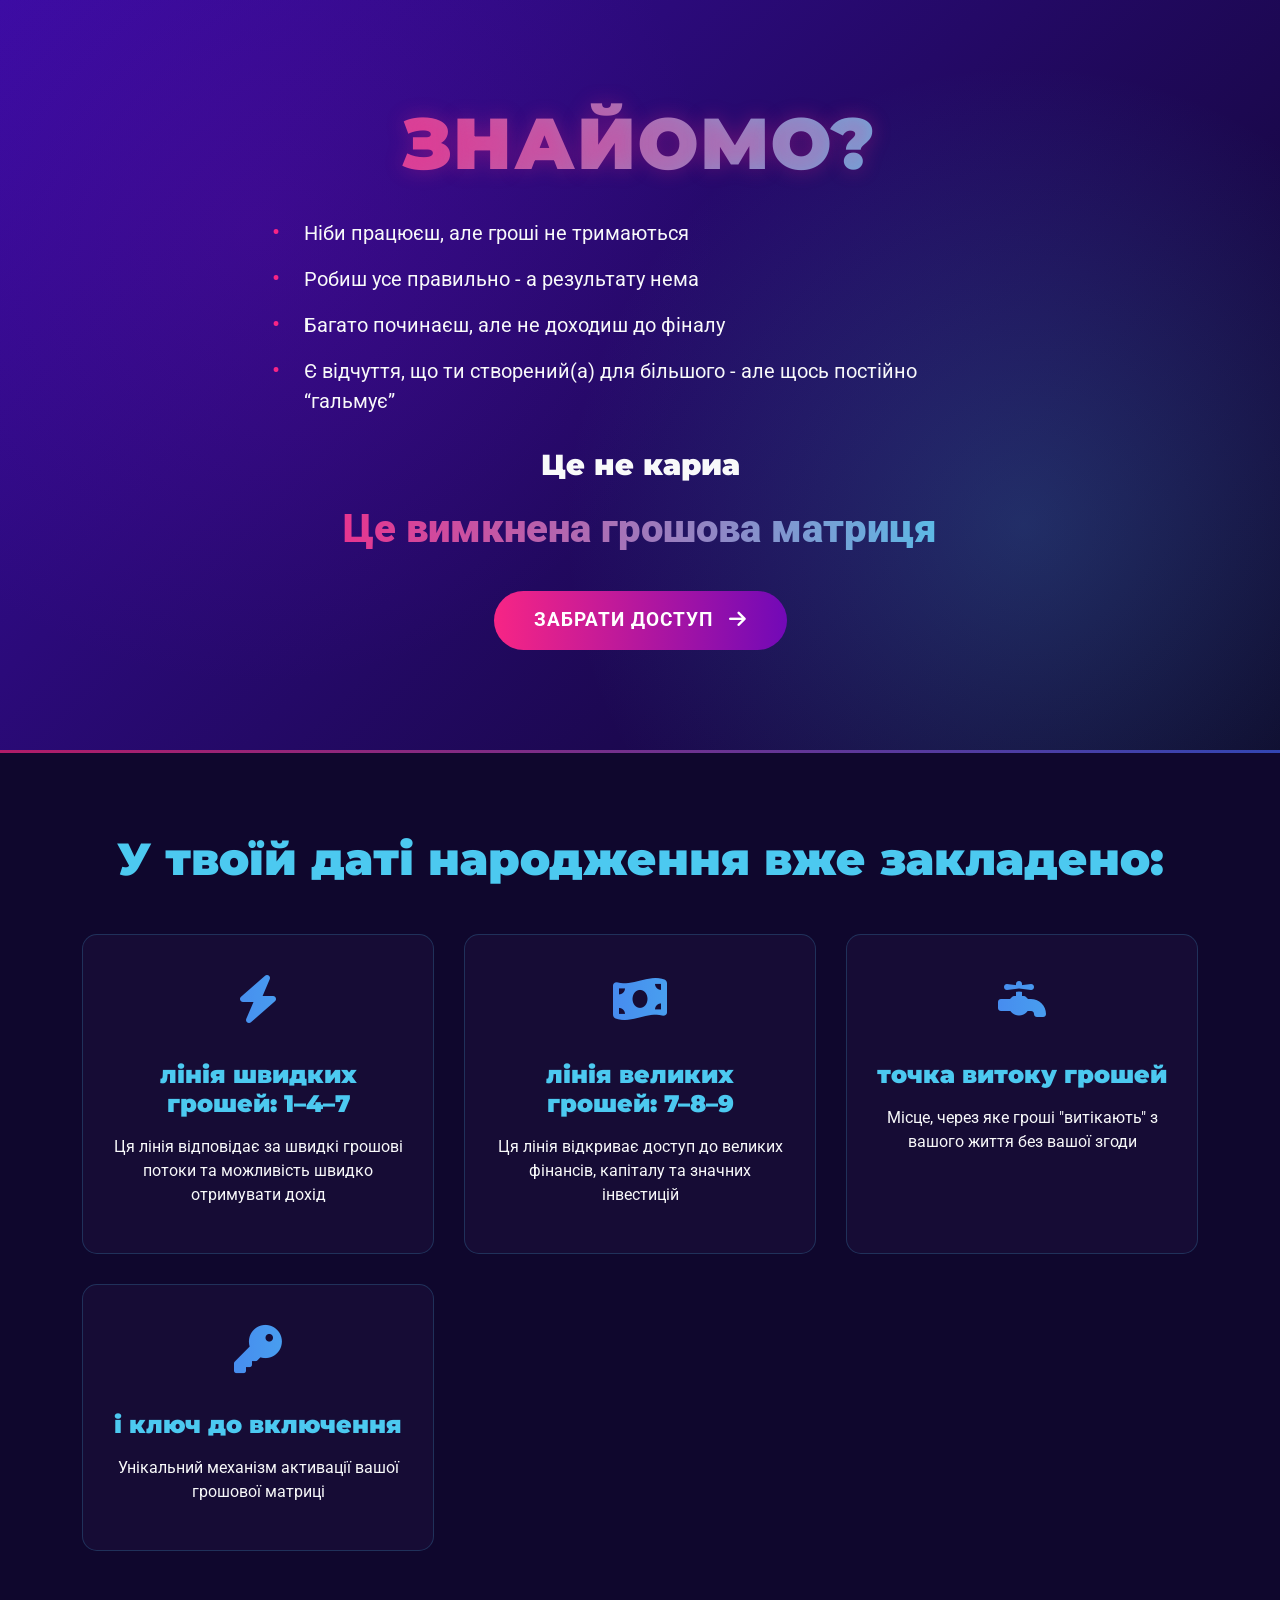
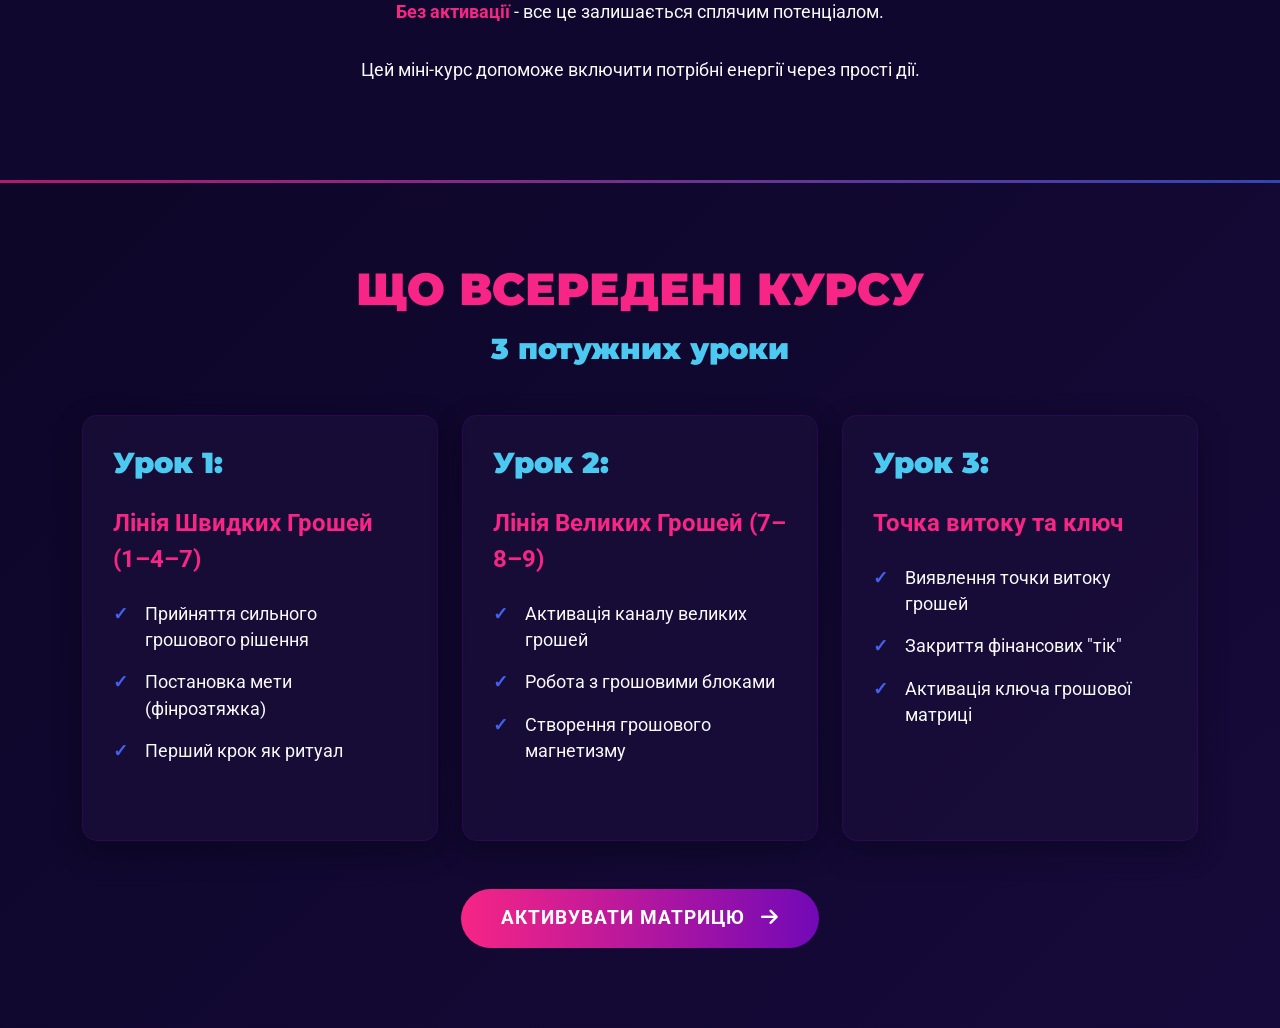
<file: test.html>
<!DOCTYPE html>
<html lang="uk">
<head>
    <meta charset="UTF-8">
    <meta name="viewport" content="width=device-width, initial-scale=1.0">
    <title>Грошова матриця</title>
    <link href="https://cdn.jsdelivr.net/npm/bootstrap@5.1.3/dist/css/bootstrap.min.css" rel="stylesheet">
    <link rel="stylesheet" href="https://cdnjs.cloudflare.com/ajax/libs/font-awesome/6.4.0/css/all.min.css">
    <link href="https://fonts.googleapis.com/css2?family=Montserrat:wght@700;900&family=Roboto:wght@400;500;700&display=swap" rel="stylesheet">
    <style>
        :root {
            --primary-dark: #0d0628;
            --accent-purple: #7209B7;
            --accent-blue: #4361EE;
            --accent-lightblue: #4CC9F0;
            --accent-pink: #F72585;
            --accent-deeppurple: #3A0CA3;
            --text-light: #f8f9fa;
        }
        
        body {
            font-family: 'Roboto', sans-serif;
            background-color: var(--primary-dark);
            color: var(--text-light);
            overflow-x: hidden;
        }
        
        h1, h2, h3, h4, h5 {
            font-family: 'Montserrat', sans-serif;
            font-weight: 900;
        }
        
        .section {
            padding: 80px 0;
        }
        
        /* Hero Section */
        .hero {
            background: linear-gradient(135deg, var(--accent-deeppurple), var(--primary-dark));
            position: relative;
            overflow: hidden;
            padding: 100px 0;
        }
        
        .hero::before {
            content: "";
            position: absolute;
            top: 0;
            left: 0;
            width: 100%;
            height: 100%;
            background: 
                radial-gradient(circle at 20% 30%, rgba(114, 9, 183, 0.2) 0%, transparent 40%),
                radial-gradient(circle at 80% 70%, rgba(74, 201, 240, 0.2) 0%, transparent 40%);
            z-index: 0;
        }
        
        .hero-content {
            position: relative;
            z-index: 1;
        }
        
        .hero-title {
            font-size: 4.5rem;
            margin-bottom: 2rem;
            text-transform: uppercase;
            letter-spacing: 2px;
            background: linear-gradient(to right, var(--accent-pink), var(--accent-lightblue));
            -webkit-background-clip: text;
            -webkit-text-fill-color: transparent;
            text-shadow: 0 0 20px rgba(247, 37, 133, 0.3);
        }
        
        .hero-list {
            list-style: none;
            padding-left: 0;
            font-size: 1.25rem;
            margin-bottom: 2rem;
        }
        
        .hero-list li {
            margin-bottom: 1rem;
            padding-left: 2rem;
            position: relative;
        }
        
        .hero-list li::before {
            content: "•";
            position: absolute;
            left: 0;
            color: var(--accent-pink);
            font-size: 1.5rem;
            top: -0.3rem;
        }
        
        .hero-subtitle {
            font-size: 1.8rem;
            margin-bottom: 1rem;
        }
        
        .accent-text {
            font-size: 2.5rem;
            font-weight: 900;
            background: linear-gradient(to right, var(--accent-pink), var(--accent-lightblue));
            -webkit-background-clip: text;
            -webkit-text-fill-color: transparent;
            display: block;
            margin-bottom: 2rem;
        }
        
        .btn-primary {
            background: linear-gradient(90deg, var(--accent-pink), var(--accent-purple));
            border: none;
            border-radius: 50px;
            padding: 15px 40px;
            font-size: 1.2rem;
            font-weight: 700;
            text-transform: uppercase;
            letter-spacing: 1px;
            transition: all 0.3s ease;
            position: relative;
            overflow: hidden;
        }
        
        .btn-primary:hover {
            transform: translateY(-3px);
            box-shadow: 0 10px 25px rgba(247, 37, 133, 0.4);
        }
        
        .btn-primary:focus {
            box-shadow: 0 0 0 0.25rem rgba(247, 37, 133, 0.5);
        }
        
        .btn-primary i {
            margin-left: 10px;
            transition: transform 0.3s ease;
        }
        
        .btn-primary:hover i {
            transform: translateX(5px);
        }
        
        /* Features Section */
        .features {
            background-color: #0f072d;
        }
        
        .features-title {
            font-size: 2.8rem;
            margin-bottom: 3rem;
            text-align: center;
            color: var(--accent-lightblue);
        }
        
        .features-grid {
            display: grid;
            grid-template-columns: repeat(auto-fit, minmax(280px, 1fr));
            gap: 30px;
            margin-bottom: 3rem;
        }
        
        .feature-card {
            background: rgba(26, 15, 58, 0.7);
            border-radius: 15px;
            padding: 30px;
            text-align: center;
            transition: transform 0.3s ease, box-shadow 0.3s ease;
            border: 1px solid rgba(74, 201, 240, 0.2);
            height: 100%;
        }
        
        .feature-card:hover {
            transform: translateY(-10px);
            box-shadow: 0 15px 30px rgba(0, 0, 0, 0.3);
            border-color: rgba(74, 201, 240, 0.4);
        }
        
        .feature-icon {
            font-size: 3rem;
            margin-bottom: 1.5rem;
            background: linear-gradient(to right, var(--accent-blue), var(--accent-lightblue));
            -webkit-background-clip: text;
            -webkit-text-fill-color: transparent;
        }
        
        .feature-title {
            font-size: 1.5rem;
            margin-bottom: 1rem;
            color: var(--accent-lightblue);
        }
        
        .feature-description {
            font-size: 1.1rem;
            opacity: 0.9;
            margin-top: 2rem;
            text-align: center;
            max-width: 800px;
            margin-left: auto;
            margin-right: auto;
        }
        
        .accent {
            color: var(--accent-pink);
            font-weight: 700;
        }
        
        /* Course Section */
        .course {
            background: linear-gradient(135deg, var(--primary-dark), #160a3a);
        }
        
        .course-title {
            font-size: 2.8rem;
            text-align: center;
            margin-bottom: 1rem;
            color: var(--accent-pink);
        }
        
        .course-subtitle {
            font-size: 1.8rem;
            text-align: center;
            margin-bottom: 3rem;
            color: var(--accent-lightblue);
        }
        
        .lesson-card {
            background: rgba(26, 15, 58, 0.7);
            border-radius: 15px;
            padding: 30px;
            margin-bottom: 30px;
            box-shadow: 0 10px 30px rgba(0, 0, 0, 0.3);
            transition: transform 0.3s ease;
            border: 1px solid rgba(114, 9, 183, 0.2);
            height: 100%;
        }
        
        .lesson-card:hover {
            transform: translateY(-10px);
            box-shadow: 0 15px 40px rgba(114, 9, 183, 0.2);
            border-color: rgba(114, 9, 183, 0.4);
        }
        
        .lesson-title {
            font-size: 1.8rem;
            margin-bottom: 1.5rem;
            color: var(--accent-lightblue);
        }
        
        .lesson-accent {
            font-size: 1.5rem;
            color: var(--accent-pink);
            margin-bottom: 1.5rem;
            display: block;
            font-weight: 700;
        }
        
        .lesson-list {
            list-style: none;
            padding-left: 0;
        }
        
        .lesson-list li {
            margin-bottom: 1rem;
            padding-left: 2rem;
            position: relative;
            font-size: 1.1rem;
        }
        
        .lesson-list li::before {
            content: "✓";
            position: absolute;
            left: 0;
            color: var(--accent-blue);
            font-weight: bold;
        }
        
        /* Custom Divider */
        .section-divider {
            height: 3px;
            background: linear-gradient(90deg, var(--accent-pink), var(--accent-blue));
            border: none;
            margin: 0;
            opacity: 0.7;
        }
        
        /* Animations */
        .fade-in {
            opacity: 0;
            transform: translateY(30px);
            transition: opacity 0.6s ease, transform 0.6s ease;
        }
        
        .fade-in.appear {
            opacity: 1;
            transform: translateY(0);
        }
        
        /* Responsive Adjustments */
        @media (max-width: 992px) {
            .hero-title {
                font-size: 3.5rem;
            }
            
            .accent-text {
                font-size: 2rem;
            }
        }
        
        @media (max-width: 768px) {
            .hero-title {
                font-size: 2.8rem;
            }
            
            .hero-list {
                font-size: 1.1rem;
            }
            
            .features-title, .course-title {
                font-size: 2.3rem;
            }
            
            .section {
                padding: 60px 0;
            }
        }
        
        @media (max-width: 576px) {
            .hero-title {
                font-size: 2.3rem;
            }
            
            .hero-subtitle {
                font-size: 1.5rem;
            }
            
            .accent-text {
                font-size: 1.8rem;
            }
            
            .btn-primary {
                width: 100%;
                padding: 15px;
            }
        }
    </style>
</head>
<body>
    <!-- Hero Section -->
    <section class="hero">
        <div class="container">
            <div class="row justify-content-center">
                <div class="col-lg-8 text-center hero-content fade-in">
                    <h1 class="hero-title">ЗНАЙОМО?</h1>
                    <ul class="hero-list text-start">
                        <li>Ніби працюєш, але гроші не тримаються</li>
                        <li>Робиш усе правильно - а результату нема</li>
                        <li>Багато починаєш, але не доходиш до фіналу</li>
                        <li>Є відчуття, що ти створений(а) для більшого - але щось постійно “гальмує”</li>
                    </ul>
                    <h2 class="hero-subtitle">Це не кариа</h2>
                    <span class="accent-text">Це вимкнена грошова матриця</span>
                    <a href="#course" class="btn btn-primary">
                        ЗАБРАТИ ДОСТУП <i class="fas fa-arrow-right"></i>
                    </a>
                </div>
            </div>
        </div>
    </section>
    
    <hr class="section-divider">
    
    <!-- Features Section -->
    <section class="features section">
        <div class="container">
            <h2 class="features-title fade-in">У твоїй даті народження вже закладено:</h2>
            
            <div class="features-grid">
                <div class="feature-card fade-in">
                    <div class="feature-icon">
                        <i class="fas fa-bolt"></i>
                    </div>
                    <h3 class="feature-title">лінія швидких грошей: 1–4–7</h3>
                    <p>Ця лінія відповідає за швидкі грошові потоки та можливість швидко отримувати дохід</p>
                </div>
                
                <div class="feature-card fade-in">
                    <div class="feature-icon">
                        <i class="fas fa-money-bill-wave"></i>
                    </div>
                    <h3 class="feature-title">лінія великих грошей: 7–8–9</h3>
                    <p>Ця лінія відкриває доступ до великих фінансів, капіталу та значних інвестицій</p>
                </div>
                
                <div class="feature-card fade-in">
                    <div class="feature-icon">
                        <i class="fas fa-faucet"></i>
                    </div>
                    <h3 class="feature-title">точка витоку грошей</h3>
                    <p>Місце, через яке гроші "витікають" з вашого життя без вашої згоди</p>
                </div>
                
                <div class="feature-card fade-in">
                    <div class="feature-icon">
                        <i class="fas fa-key"></i>
                    </div>
                    <h3 class="feature-title">і ключ до включення</h3>
                    <p>Унікальний механізм активації вашої грошової матриці</p>
                </div>
            </div>
            
            <p class="feature-description fade-in">
                <span class="accent">Без активації</span> - все це залишається сплячим потенціалом.
            </p>
            <p class="feature-description fade-in">
                Цей міні-курс допоможе включити потрібні енергії через прості дії.
            </p>
        </div>
    </section>
    
    <hr class="section-divider">
    
    <!-- Course Section -->
    <section id="course" class="course section">
        <div class="container">
            <h2 class="course-title fade-in">ЩО ВСЕРЕДЕНІ КУРСУ</h2>
            <h3 class="course-subtitle fade-in">3 потужних уроки</h3>
            
            <div class="row">
                <div class="col-md-4 fade-in">
                    <div class="lesson-card">
                        <h3 class="lesson-title">Урок 1:</h3>
                        <span class="lesson-accent">Лінія Швидких Грошей (1–4–7)</span>
                        <ul class="lesson-list">
                            <li>Прийняття сильного грошового рішення</li>
                            <li>Постановка мети (фінрозтяжка)</li>
                            <li>Перший крок як ритуал</li>
                        </ul>
                    </div>
                </div>
                
                <div class="col-md-4 fade-in">
                    <div class="lesson-card">
                        <h3 class="lesson-title">Урок 2:</h3>
                        <span class="lesson-accent">Лінія Великих Грошей (7–8–9)</span>
                        <ul class="lesson-list">
                            <li>Активація каналу великих грошей</li>
                            <li>Робота з грошовими блоками</li>
                            <li>Створення грошового магнетизму</li>
                        </ul>
                    </div>
                </div>
                
                <div class="col-md-4 fade-in">
                    <div class="lesson-card">
                        <h3 class="lesson-title">Урок 3:</h3>
                        <span class="lesson-accent">Точка витоку та ключ</span>
                        <ul class="lesson-list">
                            <li>Виявлення точки витоку грошей</li>
                            <li>Закриття фінансових "тік"</li>
                            <li>Активація ключа грошової матриці</li>
                        </ul>
                    </div>
                </div>
            </div>
            
            <div class="text-center mt-5 fade-in">
                <a href="#" class="btn btn-primary">
                    АКТИВУВАТИ МАТРИЦЮ <i class="fas fa-arrow-right"></i>
                </a>
            </div>
        </div>
    </section>

    <script>
        // Smooth scrolling for anchor links
        document.querySelectorAll('a[href^="#"]').forEach(anchor => {
            anchor.addEventListener('click', function (e) {
                e.preventDefault();
                
                const target = document.querySelector(this.getAttribute('href'));
                if (target) {
                    window.scrollTo({
                        top: target.offsetTop - 80,
                        behavior: 'smooth'
                    });
                }
            });
        });
        
        // Fade-in animation on scroll
        const fadeElements = document.querySelectorAll('.fade-in');
        
        const fadeInObserver = new IntersectionObserver((entries) => {
            entries.forEach(entry => {
                if (entry.isIntersecting) {
                    entry.target.classList.add('appear');
                }
            });
        }, {
            threshold: 0.1,
            rootMargin: '0px 0px -100px 0px'
        });
        
        fadeElements.forEach(element => {
            fadeInObserver.observe(element);
        });
        
        // Add delay to each card for staggered animation
        document.querySelectorAll('.feature-card, .lesson-card').forEach((card, index) => {
            card.style.transitionDelay = `${index * 0.1}s`;
        });
    </script>
</body>
</html>
</file>
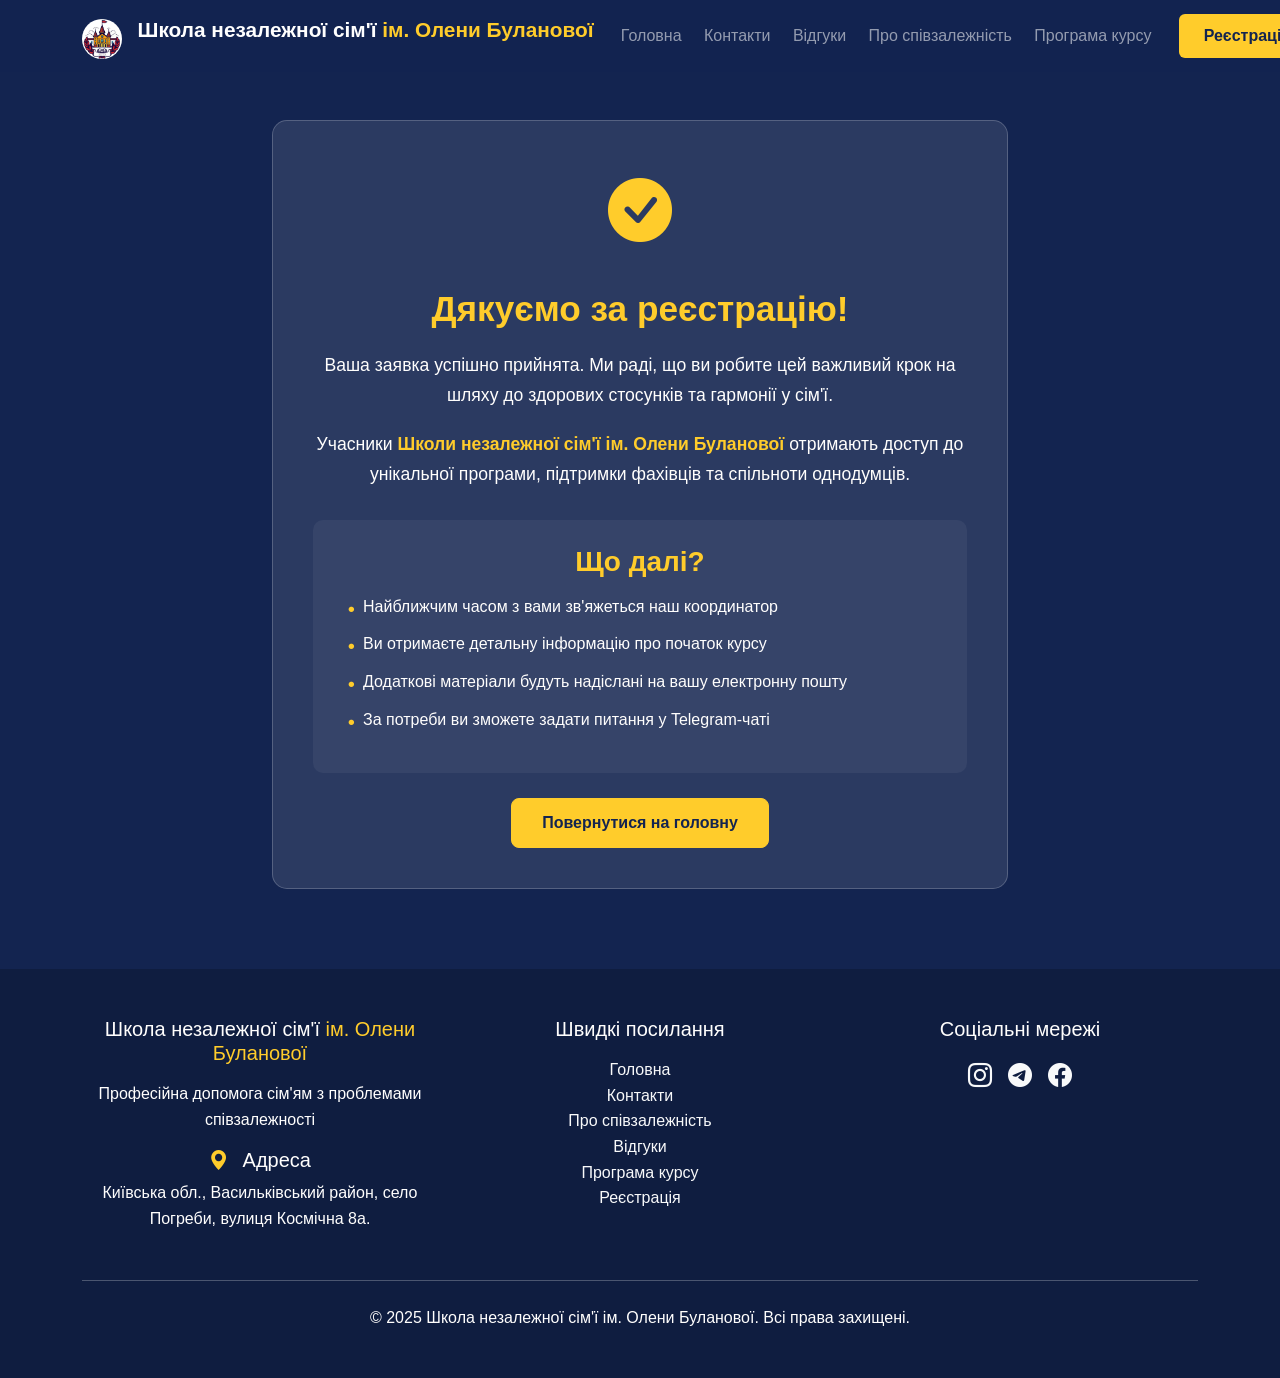
<file: thank-you.html>
<!DOCTYPE html>
<html lang="uk">
<head>
    <meta charset="UTF-8">
    <meta name="viewport" content="width=device-width, initial-scale=1.0">
    <title>Дякуємо за реєстрацію | Школа незалежної сім'ї ім. Олени Буланової</title>
    <link href="https://cdn.jsdelivr.net/npm/bootstrap@5.3.0/dist/css/bootstrap.min.css" rel="stylesheet">
    <link rel="stylesheet" href="https://cdn.jsdelivr.net/npm/bootstrap-icons@1.10.0/font/bootstrap-icons.css">
    <link rel="stylesheet" href="css/stile.css">
            <!-- Иконки -->
<link rel="icon" href="icons/favicon.svg" type="image/svg+xml">
<link rel="icon" href="icons/favicon-16x16.png" type="image/png" sizes="16x16">
<link rel="icon" href="icons/favicon-32x32.png" type="image/png" sizes="32x32">
<link rel="icon" href="icons/favicon-48x48.png" type="image/png" sizes="48x48">
<link rel="apple-touch-icon" href="icons/apple-touch-icon.png" sizes="180x180">
<link rel="manifest" href="icons/site.webmanifest">
    <style>
        .thank-you-section {
            padding: 120px 0 80px;
            min-height: 100vh;
            display: flex;
            align-items: center;
        }
        
        .thank-you-card {
            background-color: rgba(255, 255, 255, 0.1);
            border-radius: 15px;
            padding: 40px;
            text-align: center;
            border: 1px solid rgba(255, 255, 255, 0.2);
        }
        
        .thank-you-icon {
            font-size: 4rem;
            color: var(--accent-color);
            margin-bottom: 25px;
        }
        
        .thank-you-title {
            color: var(--accent-color);
            font-weight: 700;
            margin-bottom: 20px;
            font-size: 2.2rem;
        }
        
        .thank-you-text {
            font-size: 1.1rem;
            line-height: 1.7;
            margin-bottom: 20px;
        }
        
        .highlight {
            color: var(--accent-color);
            font-weight: 600;
        }
        
        .next-steps {
            background-color: rgba(255, 255, 255, 0.05);
            border-radius: 10px;
            padding: 25px;
            margin-top: 30px;
            text-align: left;
        }
        
        .next-steps-title {
            font-weight: 600;
            margin-bottom: 15px;
            color: var(--accent-color);
            text-align: center;
        }
        
        .next-steps-list {
            list-style-type: none;
            padding-left: 0;
        }
        
        .next-steps-list li {
            margin-bottom: 12px;
            padding-left: 25px;
            position: relative;
        }
        
        .next-steps-list li:before {
            content: "•";
            color: var(--accent-color);
            font-weight: bold;
            font-size: 1.2rem;
            position: absolute;
            left: 10px;
        }
        
        .btn-return {
            background-color: var(--accent-color);
            border-color: var(--accent-color);
            color: var(--bg-color);
            padding: 12px 30px;
            font-weight: 600;
            margin-top: 25px;
            border-radius: 8px;
        }
        
        .btn-return:hover {
            background-color: #e6b825;
            border-color: #e6b825;
            color: var(--bg-color);
        }
    </style>
<!-- Meta Pixel Code -->
<script>
!function(f,b,e,v,n,t,s)
{if(f.fbq)return;n=f.fbq=function(){n.callMethod?
n.callMethod.apply(n,arguments):n.queue.push(arguments)};
if(!f._fbq)f._fbq=n;n.push=n;n.loaded=!0;n.version='2.0';
n.queue=[];t=b.createElement(e);t.async=!0;
t.src=v;s=b.getElementsByTagName(e)[0];
s.parentNode.insertBefore(t,s)}(window, document,'script',
'https://connect.facebook.net/en_US/fbevents.js');
fbq('init', '1282641980302588');
fbq('track', 'PageView');
</script>
<noscript><img height="1" width="1" style="display:none"
src="https://www.facebook.com/tr?id=1282641980302588&ev=PageView&noscript=1"
/></noscript>
<!-- End Meta Pixel Code -->
</head>
<body>
    <!-- Навігаційна панель -->
<nav class="navbar navbar-expand-lg navbar-dark fixed-top">
    <div class="container">
        <a class="navbar-brand" href="index.html">
            <img src="img\logo.jpg" alt="Логотип" class="navbar-logo d-inline-block align-text-top">
            <span class="brand-text">Школа незалежної сім'ї <span class="accent-text d-none d-md-inline">ім. Олени Буланової</span></span>
        </a>
        <button class="navbar-toggler" type="button" data-bs-toggle="collapse" data-bs-target="#navbarNav">
            <span class="navbar-toggler-icon"></span>
        </button>
        <div class="collapse navbar-collapse" id="navbarNav">
            <ul class="navbar-nav ms-auto">
                <li class="nav-item">
                    <a class="nav-link" href="index.html">Головна</a>
                </li>
                <li class="nav-item">
                    <a class="nav-link" href="index.html#contacts">Контакти</a>
                </li>
                 <li class="nav-item">
                    <a class="nav-link" href="index.html#reviews">Відгуки</a>
                </li>
                <li class="nav-item">
                    <a class="nav-link" href="about.html">Про співзалежність</a>
                </li>
                <li class="nav-item">
                    <a class="nav-link" href="prog.html">Програма курсу</a>
                </li>
                <li class="nav-item ms-lg-3">
                    <a href="form.html" class="btn btn-accent">Реєстрація</a>
                </li>
            </ul>
        </div>
    </div>
</nav>

    <!-- Секция благодарности -->
    <section class="thank-you-section">
        <div class="container">
            <div class="row justify-content-center">
                <div class="col-lg-8">
                    <div class="thank-you-card">
                        <div class="thank-you-icon">
                            <i class="bi bi-check-circle-fill"></i>
                        </div>
                        <h1 class="thank-you-title">Дякуємо за реєстрацію!</h1>
                        
                        <p class="thank-you-text">
                            Ваша заявка успішно прийнята. Ми раді, що ви робите цей важливий крок на шляху до здорових стосунків та гармонії у сім'ї.
                        </p>
                        
                        <p class="thank-you-text">
                            Учасники <span class="highlight">Школи незалежної сім'ї ім. Олени Буланової</span> отримають доступ до унікальної програми, 
                            підтримки фахівців та спільноти однодумців.
                        </p>
                        
                        <div class="next-steps">
                            <h3 class="next-steps-title">Що далі?</h3>
                            <ul class="next-steps-list">
                                <li>Найближчим часом з вами зв'яжеться наш координатор</li>
                                <li>Ви отримаєте детальну інформацію про початок курсу</li>
                                <li>Додаткові матеріали будуть надіслані на вашу електронну пошту</li>
                                <li>За потреби ви зможете задати питання у Telegram-чаті</li>
                            </ul>
                        </div>
                        
                        <a href="index.html" class="btn btn-return">Повернутися на головну</a>
                    </div>
                </div>
            </div>
        </div>
    </section>

    <!-- Футер -->
    <footer class="text-center py-5">
        <div class="container">
            <div class="row">
                <div class="col-md-4 mb-3 mb-md-0">
                    <h5 class="mb-3">Школа незалежної сім'ї <span class="accent-text">ім. Олени Буланової</span></h5>
                    <p>Професійна допомога сім'ям з проблемами співзалежності</p>
                    <div class="mb-4">
                        <h5><i class="bi bi-geo-alt-fill accent-text me-2"></i> Адреса</h5>
                        <p>Київська обл., Васильківський район, село Погреби, вулиця Космічна 8а.</p>
                    </div>
                </div>
                <div class="col-md-4 mb-3 mb-md-0">
                    <h5 class="mb-3">Швидкі посилання</h5>
                    <ul class="list-unstyled">
                        <li><a href="index.html" class="text-decoration-none text-light">Головна</a></li>
                        <li><a href="index.html#contacts" class="text-decoration-none text-light">Контакти</a></li>
                        <li><a href="about.html" class="text-decoration-none text-light">Про співзалежність</a></li>
                        <li><a href="index.html#reviews" class="text-decoration-none text-light">Відгуки</a></li>
                        <li><a href="prog.html" class="text-decoration-none text-light">Програма курсу</a></li>
                        <li><a href="form.html" class="text-decoration-none text-light">Реєстрація</a></li>
                    </ul>
                </div>
                <div class="col-md-4">
                    <h5 class="mb-3">Соціальні мережі</h5>
                    <div class="d-flex justify-content-center gap-3">
                        <a href="https://www.instagram.com/djerelo.help" class="text-light"><i class="bi bi-instagram fs-4"></i></a>
                        <a href="https://t.me/ninarkotikam_bot" class="text-light"><i class="bi bi-telegram fs-4"></i></a>
                        <a href="https://www.facebook.com/ninarcotikam" class="text-light"><i class="bi bi-facebook fs-4"></i></a>
                    </div>
                </div>
            </div>
            <hr class="my-4">
            <p class="mb-0">&copy; 2025 Школа незалежної сім'ї ім. Олени Буланової. Всі права захищені.</p>
        </div>
    </footer>

    <script src="https://cdn.jsdelivr.net/npm/bootstrap@5.3.0/dist/js/bootstrap.bundle.min.js"></script>
    <script src="js/script.js"></script>
</body>
</html>
</file>
<file: css/stile.css>
:root {
    --bg-color: #132450;
    --text-color: #fffefd;
    --accent-color: #ffcc2b;
}

body {
    font-family: 'Segoe UI', Tahoma, Geneva, Verdana, sans-serif;
    background-color: var(--bg-color);
    color: var(--text-color);
    line-height: 1.6;
}

.btn-accent {
    background-color: var(--accent-color);
    color: var(--bg-color);
    font-weight: 600;
    border: none;
    padding: 10px 25px;
}

.btn-accent:hover {
    background-color: #e6b825;
    color: var(--bg-color);
}

.accent-text {
    color: var(--accent-color);
}

.hero-section {
    padding: 100px 0;
    margin-top: 20px;
    background-color: var(--bg-color);
}

.contact-form {
    background-color: rgba(255, 255, 255, 0.1);
    padding: 30px;
    border-radius: 10px;
}

.form-control {
    background-color: rgba(255, 255, 255, 0.1);
    border: 1px solid rgba(255, 255, 255, 0.2);
    color: var(--text-color);
}

.form-control:focus {
    background-color: rgba(255, 255, 255, 0.2);
    color: var(--text-color);
    border-color: var(--accent-color);
    box-shadow: 0 0 0 0.25rem rgba(255, 204, 43, 0.25);
}

footer {
    background-color: rgba(0, 0, 0, 0.2);
    padding: 30px 0;
}

.specialist-img {
    width: 200px;
    height: 200px;
    object-fit: cover;
    border-radius: 50%;
    margin-bottom: 20px;
}

.testimonial-carousel {
    padding: 40px 0;
}

.carousel-item {
    padding: 20px;
}

.testimonial-card {
    background-color: rgba(255, 255, 255, 0.1);
    border-radius: 10px;
    padding: 30px;
    height: 100%;
}

@media (max-width: 768px) {
    .hero-section {
        padding: 60px 0;
    }
    
    .display-4 {
        font-size: 2.5rem;
    }
}

/* Сведение стилей */

.back-link {
    color: var(--accent-color);
    text-decoration: none;
    display: inline-flex;
    align-items: center;
    margin-bottom: 30px;
}

.back-link:hover {
    color: #e6b825;
}

.registration-hero {
    min-height: 100vh;
    display: flex;
    align-items: center;
    padding: 100px 0 50px;
}

.form-container {
    max-width: 600px;
    margin: 0 auto;
}

.content-container {
    max-width: 800px;
    margin: 0 auto;
}

.content-section,.content-section-p
 {
    padding: 100px 0 50px;
    min-height: 100vh;
}

@media (max-width: 768px) {
    .content-section, .content-section-p
    {
        padding: 80px 0 30px;
    }

        .content-section h1 {
        font-size: 2rem;
    }
    .module-header {
        flex-direction: column;
        align-items: flex-start;
    }
    
    .circle-number {
        margin-bottom: 10px;
    }
    
    .module-title {
        font-size: 1.4rem;
    }

}

.content-section-p p {
    margin-bottom: 1.2rem;
    line-height: 1.7;
    text-align: justify;
}

.content-section-p ul {
    margin-bottom: 1.5rem;
    padding-left: 1.5rem;
}

.content-section-p li {
    margin-bottom: 0.7rem;
    line-height: 1.6;
}

.content-section-p strong {
    color: var(--accent-color);
}

.content-section-p h1 {
    font-size: 2.5rem;
    margin-bottom: 2rem;
    color: var(--accent-color);
    text-align: center;
}

.module-header {
    display: flex;
    align-items: center;
    margin: 2.5rem 0 1rem;
    padding-bottom: 0.5rem;
    border-bottom: 2px solid var(--accent-color);
}

.circle-number {
    display: inline-flex;
    align-items: center;
    justify-content: center;
    width: 50px;
    height: 50px;
    background-color: var(--accent-color);
    color: var(--bg-color);
    border-radius: 50%;
    font-weight: bold;
    font-size: 1.5rem;
    margin-right: 15px;
    flex-shrink: 0;
}

.module-title {
    font-size: 1.6rem;
    margin: 0;
    color: var(--accent-color);
}

.highlight-box {
    background-color: rgba(255, 255, 255, 0.1);
    border-left: 4px solid var(--accent-color);
    padding: 1.5rem;
    border-radius: 0 8px 8px 0;
    margin: 1.5rem 0;
}

.content-section h1 {
    font-size: 2.8rem;
    margin-bottom: 1.5rem;
    color: var(--accent-color);
    text-align: center;
}

.content-section h2 {
    font-size: 1.8rem;
    margin: 2rem 0 1rem;
    color: var(--accent-color);
}

.content-section h3 {
    font-size: 1.4rem;
    margin: 1.5rem 0 0.8rem;
}

.content-section p {
    margin-bottom: 1rem;
    line-height: 1.7;
}

.content-section ul, .content-section ol {
    margin-bottom: 1.5rem;
    padding-left: 1.5rem;
}

.content-section li {
    margin-bottom: 0.5rem;
    line-height: 1.6;
}

.content-section strong {
    color: var(--accent-color);
}

@media (max-width: 768px) {
    .content-section h2 {
        font-size: 1.5rem;
    }
}
/* Nav */
.navbar-nav {
    align-items: center;
}

@media (min-width: 1200px) {
    .navbar-nav .nav-link {
        padding-left: 0.7rem !important;
        padding-right: 0.7rem !important;
        white-space: nowrap;
    }
}
.brand-text {
    font-size: 1.3rem;
    font-weight: 600;
}
.navbar-logo {
    width: 40px;
    height: 40px;
    object-fit: cover;
    margin-right: 10px;
    border-radius: 50%;
}
.navbar-brand {
    gap: 10px; /* Расстояние между картинкой и текстом */
}
/* Для мобильных устройств */
@media (max-width: 768px) {
    .navbar-brand {
        max-width: 70%;
    }
    
    .brand-text {
        font-size: 1.3rem;
        font-weight: 600;
    }
    
    .navbar-logo {
        width: 35px;
        height: 35px;
        margin-right: 8px;
    }
}

/* Для очень маленьких экранов */
@media (max-width: 576px) {
    .navbar-brand {
        max-width: 60%;
    }
}

.navbar {
    background-color: rgba(19, 36, 80, 0.9);
}

.navbar .nav-link.active {
    color: var(--accent-color) !important;
    font-weight: 600;
}
/* Кнопка звонка - заявки */
.vidualsatun {
  position: absolute;
  top: 50%;
  left: 50%;
  transform: translate(-50%, -50%);
  animation: animate_pulse2 2s infinite; 
  border-radius: 100px;
}

.campakesad, .vebusines, .nigkugas {
  position: absolute;
  width: 70px;
  height: 70px;
  color: #fff;
  text-align: center;
  border-radius: 50%;
}
.vebusines {
  cursor: pointer;
  z-index: 1;
  overflow: hidden;
}
.campakesad {
  background: #e6b825;
  position: relative;
  transition: .5s;
}
.nigkugas {
  font-size: 28px;
  line-height: 70px;
  animation: phone .9s ease-in-out infinite;
}
.dsacin {
  position: absolute;
  opacity: 0;
  text-transform: uppercase;
  font-weight: 500;
  top: 18px;
  font-size: 12px;
  transform: scaleX(-1);
  transition: .5s ease-in-out;
}
.nigkugas i {
  transition: .5s ease-in-out;
}
.campakesad:hover {
  background: #e6b825;
}
.campakesad:hover i {
  transition: .5s ease-in-out;
  transform: scale(0);
}
.campakesad:hover .dsacin {
  transform: scaleX(1);
  transition: .5s ease-in-out;
  opacity: 1;
}

.campakesad:hover::before,
.campakesad:hover::after {
  content: '';
  position: absolute;
  border: 1px solid #e6b825;
  left: -20px;
  right: -20px;
  top: -20px;
  bottom: -20px;
  border-radius: 50%;
  animation: pulse 1.8s linear infinite;
  opacity: 0;
}
.campakesad:hover::after {
  animation-delay: .5s;
 
}

@keyframes phone {
  0%, 100% {
  transform: rotate(-20deg);
  }
  50% {
  transform: rotate(21deg);
  }
}
@keyframes pulse {
  0% {
  transform: scale(0.5);
  opacity: 0;
  }
  50% {
  opacity: 1;
  }
  100% {
  transform: scale(1.2);
  opacity: 0;
  }
  
}

@keyframes animate_pulse2 {
  0% {
    box-shadow: 0 0 0 0 rgba(230, 184, 37, 0.67); /* было rgba(0, 189, 31, 0.67) */
  }
  70% {
    box-shadow: 0 0 0 20px rgba(230, 184, 37, 0.27); /* было rgba(0, 189, 31, 0.27) */
  }
  100% {
    box-shadow: 0 0 0 0 rgba(230, 184, 37, 0.17); /* было rgba(0, 189, 31, 0.17) */
  }
}

.cta-button {
    animation: gentlePulse 2.5s infinite;
    transition: transform 0.2s, background-color 0.2s;
    -webkit-tap-highlight-color: rgba(255, 204, 43, 0.3);
    position: relative;
    overflow: hidden;
}

.cta-button:active {
    transform: scale(0.95);
    background-color: #e6b825;
}

/* Более мягкая пульсация, не раздражает глаза */
@keyframes gentlePulse {
    0% {
        box-shadow: 0 0 0 0 rgba(255, 204, 43, 0.4);
    }
    50% {
        box-shadow: 0 0 0 10px rgba(255, 204, 43, 0);
    }
    100% {
        box-shadow: 0 0 0 0 rgba(255, 204, 43, 0);
    }
}

/* Для десктопов добавим hover */
@media (hover: hover) {
    .cta-button:hover {
        transform: translateY(-2px);
        box-shadow: 0 5px 15px rgba(255, 204, 43, 0.3);
    }
}
.button-grid {
    display: grid;
    grid-template-columns: 1fr 1fr;
    gap: 1rem;
    width: 100%;
}

.button-grid .btn {
    width: 100%;
    display: flex;
    align-items: center;
    justify-content: center;
    text-align: center;
    white-space: normal;
    word-wrap: break-word;
    padding: 0.75rem 1rem;
}

/* Десктоп - обе в одну строку */
@media (min-width: 769px) {
    .button-grid .btn {
        height: 60px; /* Одинаковая высота для обеих */
    }
}

/* Мобильные */
@media (max-width: 768px) {
    .button-grid {
        grid-template-columns: 1fr;
    }
    
    .button-grid .btn {
        height: 90px; /* Обе кнопки одинаковой высоты */
        /* Первая (1 строка) и вторая (2 строки) будут центрированы автоматически */
    }
}
</file>
